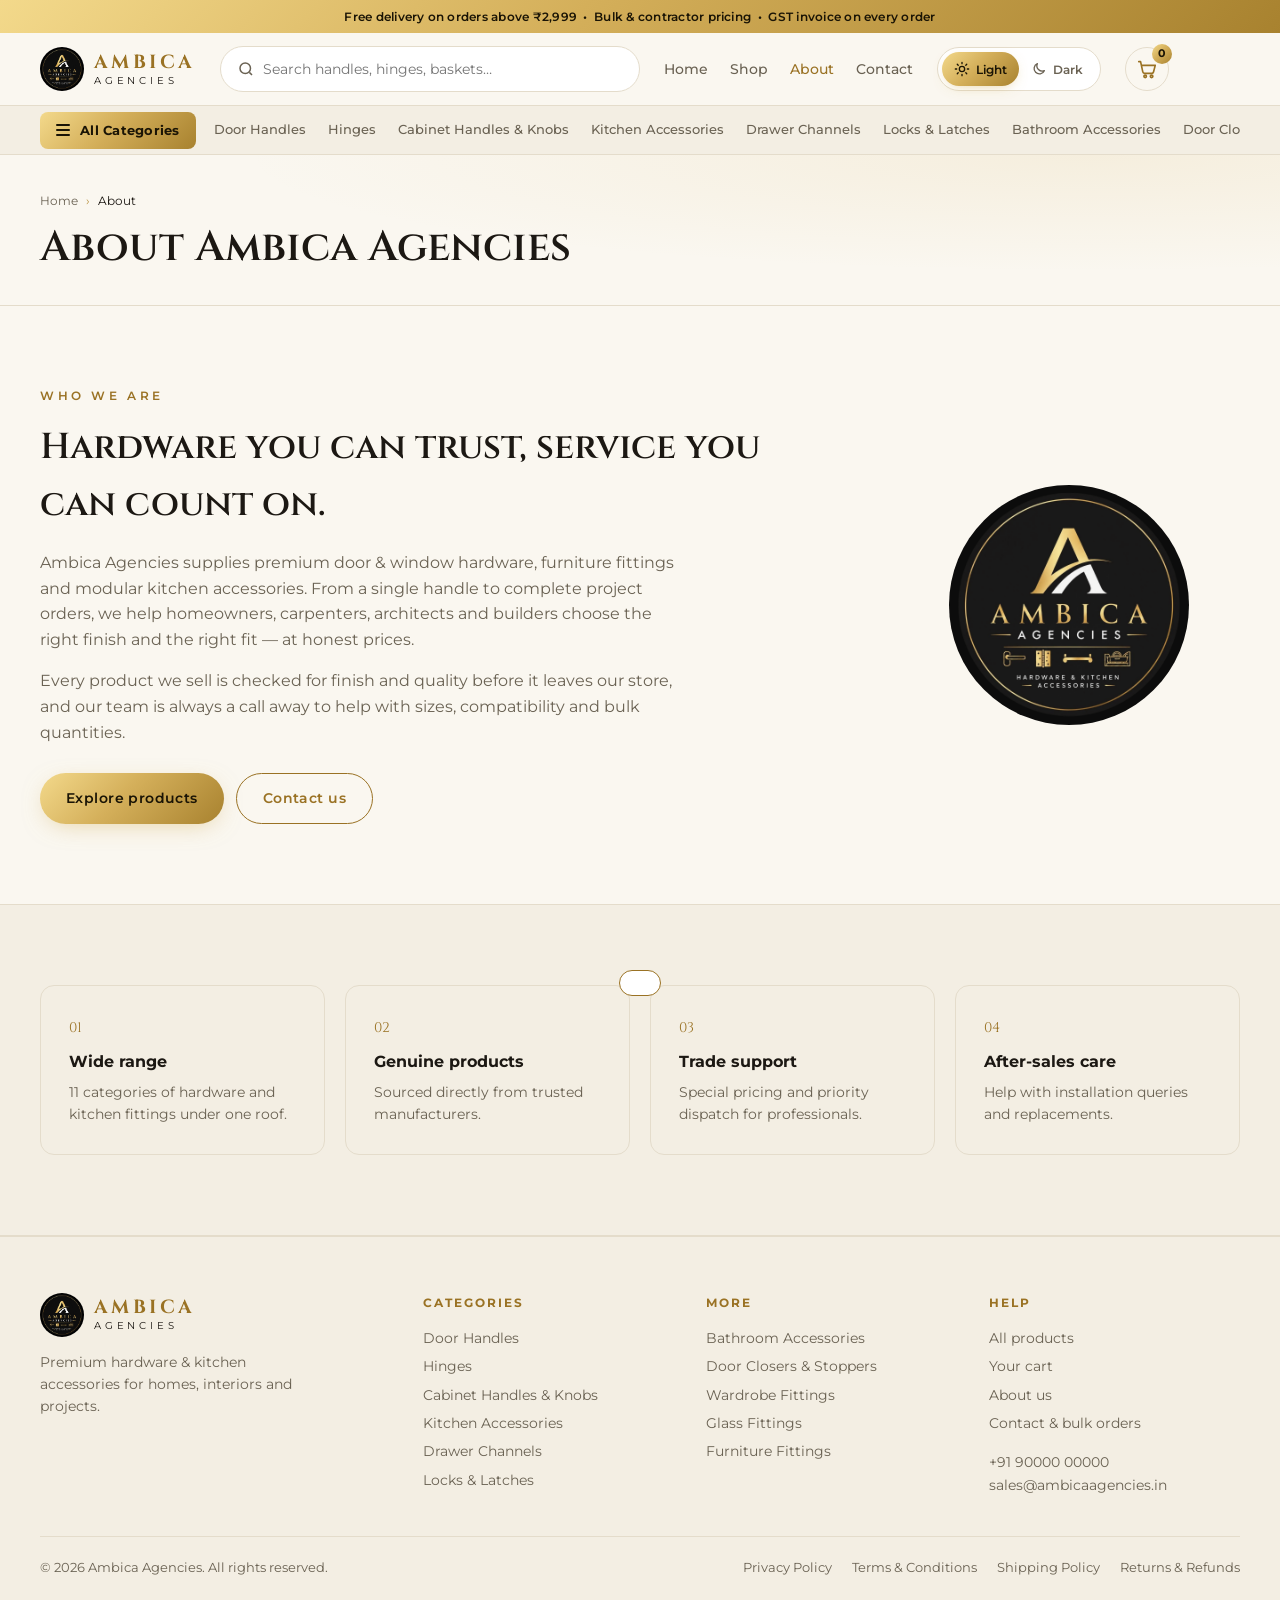
<file: about.html>
<!doctype html>
<html lang="en">
<head>
  <meta charset="utf-8" />
  <meta name="viewport" content="width=device-width, initial-scale=1" />
  <title>About — Ambica Agencies</title>
  <meta name="description" content="Ambica Agencies supplies premium door & window hardware, furniture fittings and modular kitchen accessories for homes and projects." />
  <!-- seo:start -->
  <link rel="canonical" href="https://www.ambicaagencies.in/about.html" />
  <meta name="theme-color" content="#0b0b0b" />
  <meta property="og:site_name" content="Ambica Agencies" />
  <meta property="og:type" content="website" />
  <meta property="og:title" content="About — Ambica Agencies" />
  <meta property="og:description" content="Ambica Agencies supplies premium door & window hardware, furniture fittings and modular kitchen accessories for homes and projects." />
  <meta property="og:url" content="https://www.ambicaagencies.in/about.html" />
  <meta property="og:image" content="https://www.ambicaagencies.in/assets/logo.webp" />
  <meta name="twitter:card" content="summary" />
  <!-- seo:end -->
  <link rel="icon" href="assets/logo.webp" />
  <link rel="preconnect" href="https://fonts.googleapis.com" />
  <link rel="preconnect" href="https://fonts.gstatic.com" crossorigin />
  <link href="https://fonts.googleapis.com/css2?family=Cinzel:wght@500;600;700&family=Montserrat:wght@400;500;600;700&display=swap" rel="stylesheet" />
  <link rel="stylesheet" href="css/styles.css" />
  <script src="js/theme.js"></script>
</head>
<body>
  <div id="site-header"></div>
  <main>
    <section class="page-hero">
      <div class="container">
        <nav class="crumbs"><a href="index.html">Home</a><i>›</i><span>About</span></nav>
        <h1>About Ambica Agencies</h1>
      </div>
    </section>
    <section class="section">
      <div class="container about">
        <div>
          <p class="eyebrow">Who we are</p>
          <h2>Hardware you can trust, service you can count on.</h2>
          <p>Ambica Agencies supplies premium door & window hardware, furniture fittings and modular kitchen accessories. From a single handle to complete project orders, we help homeowners, carpenters, architects and builders choose the right finish and the right fit — at honest prices.</p>
          <p>Every product we sell is checked for finish and quality before it leaves our store, and our team is always a call away to help with sizes, compatibility and bulk quantities.</p>
          <div class="hero-cta" style="margin-top:28px">
            <a href="shop.html" class="btn btn-gold">Explore products</a>
            <a href="contact.html" class="btn btn-ghost">Contact us</a>
          </div>
        </div>
        <img src="assets/logo.webp" alt="Ambica Agencies logo" class="about-logo" />
      </div>
    </section>
    <section class="section section-alt">
      <div class="container feat-grid">
        <div class="feat"><span>01</span><h3>Wide range</h3><p>11 categories of hardware and kitchen fittings under one roof.</p></div>
        <div class="feat"><span>02</span><h3>Genuine products</h3><p>Sourced directly from trusted manufacturers.</p></div>
        <div class="feat"><span>03</span><h3>Trade support</h3><p>Special pricing and priority dispatch for professionals.</p></div>
        <div class="feat"><span>04</span><h3>After-sales care</h3><p>Help with installation queries and replacements.</p></div>
      </div>
    </section>
  </main>
  <div id="site-footer"></div>
  <script src="js/data.js"></script>
  <script src="js/common.js"></script>
  <script>renderLayout("about");</script>
</body>
</html>
</file>
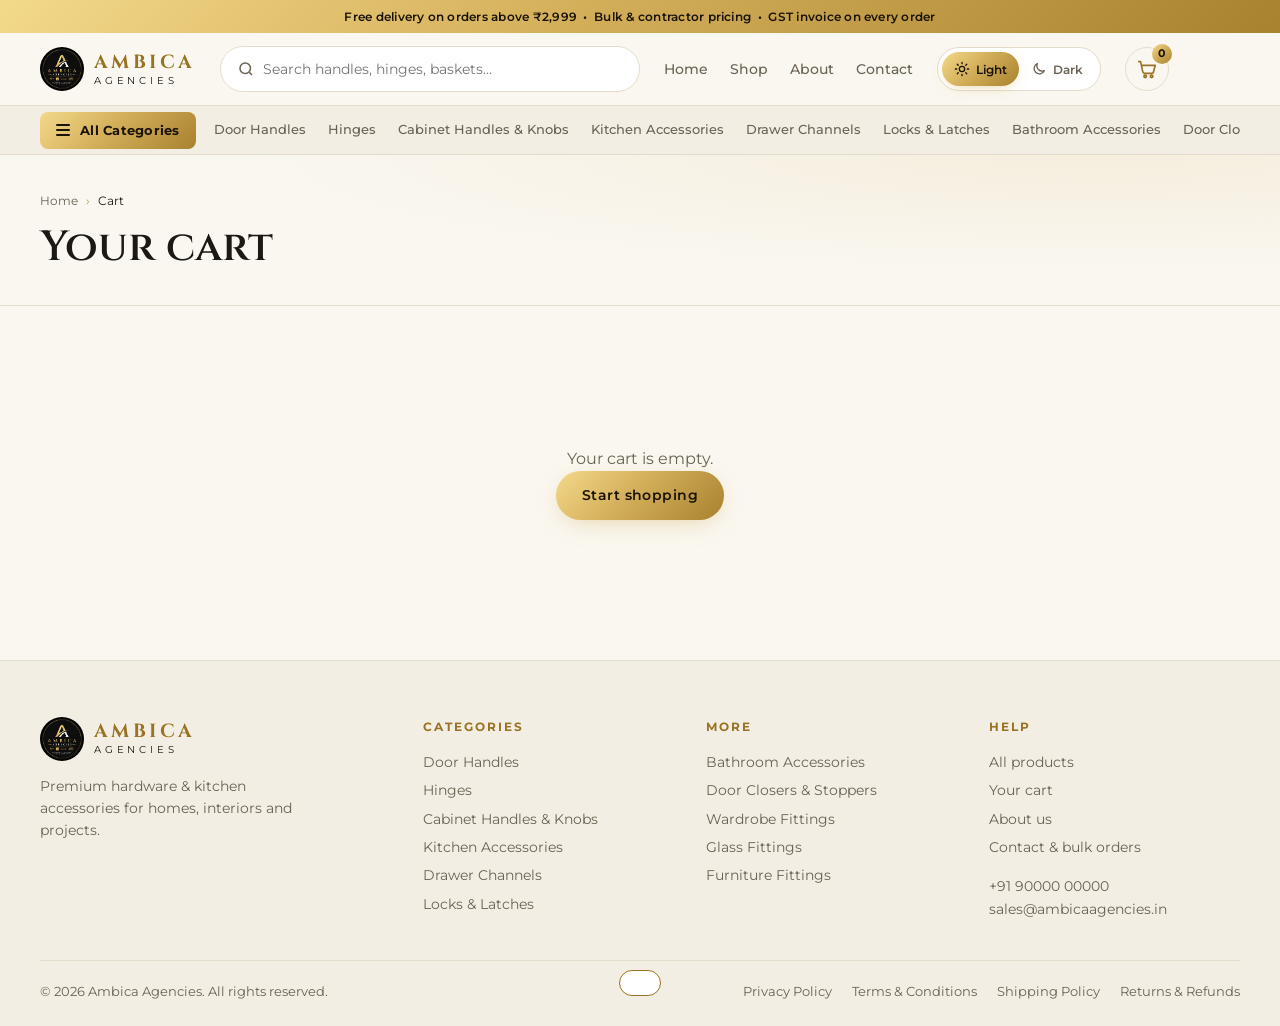
<file: cart.html>
<!doctype html>
<html lang="en">
<head>
  <meta charset="utf-8" />
  <meta name="viewport" content="width=device-width, initial-scale=1" />
  <title>Your Cart — Ambica Agencies</title>
  <meta name="description" content="Your shopping cart at Ambica Agencies." />
  <!-- seo:start -->
  <meta name="robots" content="noindex" />
  <meta name="theme-color" content="#0b0b0b" />
  <meta property="og:site_name" content="Ambica Agencies" />
  <meta property="og:type" content="website" />
  <meta property="og:title" content="Your Cart — Ambica Agencies" />
  <meta property="og:description" content="Your shopping cart at Ambica Agencies." />
  <meta property="og:url" content="https://www.ambicaagencies.in/cart.html" />
  <meta property="og:image" content="https://www.ambicaagencies.in/assets/logo.webp" />
  <meta name="twitter:card" content="summary" />
  <!-- seo:end -->
  <link rel="icon" href="assets/logo.webp" />
  <link rel="preconnect" href="https://fonts.googleapis.com" />
  <link rel="preconnect" href="https://fonts.gstatic.com" crossorigin />
  <link href="https://fonts.googleapis.com/css2?family=Cinzel:wght@500;600;700&family=Montserrat:wght@400;500;600;700&display=swap" rel="stylesheet" />
  <link rel="stylesheet" href="css/styles.css" />
  <script src="js/theme.js"></script>
</head>
<body>
  <div id="site-header"></div>
  <main>
    <section class="page-hero">
      <div class="container">
        <nav class="crumbs"><a href="index.html">Home</a><i>›</i><span>Cart</span></nav>
        <h1>Your cart</h1>
      </div>
    </section>
    <section class="section">
      <div class="container" id="cartPage"></div>
    </section>
  </main>
  <div id="site-footer"></div>

  <script src="js/data.js"></script>
  <script src="js/common.js"></script>
  <script>
    renderLayout();

    function summary() {
      const t = Cart.totals(), remaining = STORE.freeShippingAbove - t.subtotal;
      return `<aside class="card summary">
        <h3>Order summary</h3>
        <div class="sum-row"><span>Subtotal</span><span>${inr(t.subtotal)}</span></div>
        <div class="sum-row"><span>Delivery</span><span>${t.shipping ? inr(t.shipping) : "Free"}</span></div>
        <div class="sum-row total"><span>Total <small>(incl. GST)</small></span><span>${inr(t.total)}</span></div>
        <p class="ship-note">${remaining > 0 ? `Add ${inr(remaining)} more for free delivery` : "You've unlocked free delivery ✓"}</p>
        <a href="checkout.html" class="btn btn-gold btn-block">Proceed to checkout</a>
        <a href="shop.html" class="btn btn-ghost btn-block">Continue shopping</a>
      </aside>`;
    }

    function render() {
      const items = Cart.items();
      if (!items.length) {
        $("#cartPage").innerHTML = `<div class="empty"><p>Your cart is empty.</p><a href="shop.html" class="btn btn-gold">Start shopping</a></div>`;
        return;
      }
      $("#cartPage").innerHTML = `<div class="cart-layout">
        <div class="card cart-list">
          ${items.map((i) => `<div class="line-item">
            <a class="mini" href="${productUrl(i.id)}">${visual(i)}</a>
            <div>
              <a href="${productUrl(i.id)}"><h4>${esc(i.name)}</h4></a>
              <small>${esc(i.finish)} · ${inr(i.price)} each</small>
              <div class="qty"><button data-set="${i.id}" data-v="${i.qty - 1}" aria-label="Decrease">−</button><span>${i.qty}</span><button data-set="${i.id}" data-v="${i.qty + 1}" aria-label="Increase">+</button></div>
            </div>
            <div class="right"><b>${inr(i.price * i.qty)}</b><button class="remove" data-set="${i.id}" data-v="0">Remove</button></div>
          </div>`).join("")}
        </div>
        ${summary()}
      </div>`;
    }

    $("#cartPage").addEventListener("click", (e) => {
      const b = e.target.closest("[data-set]");
      if (b) { Cart.setQty(b.dataset.set, Number(b.dataset.v)); render(); }
    });
    render();
  </script>
</body>
</html>
</file>
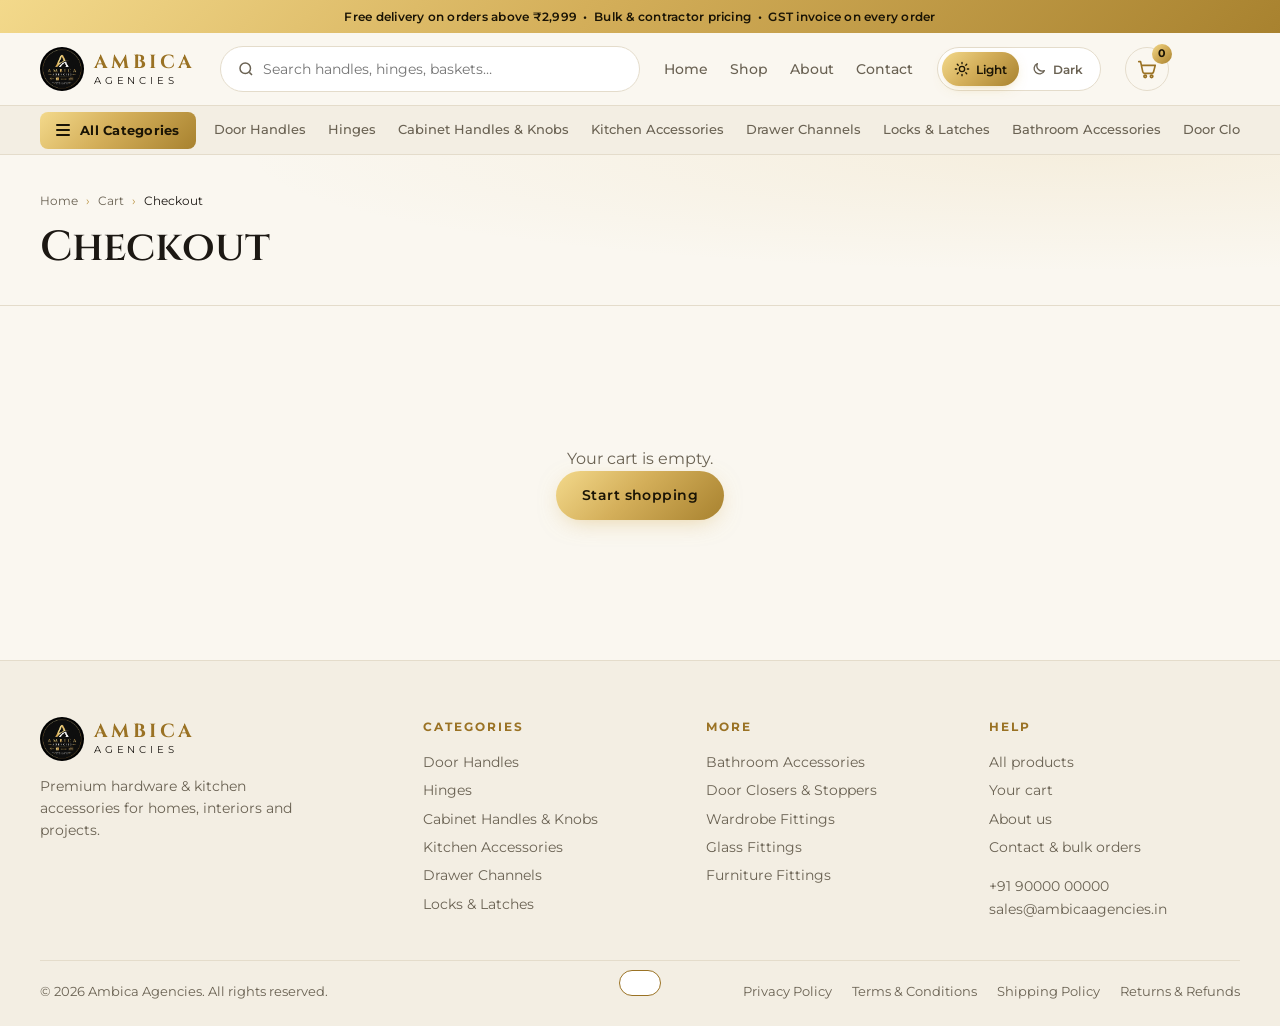
<file: checkout.html>
<!doctype html>
<html lang="en">
<head>
  <meta charset="utf-8" />
  <meta name="viewport" content="width=device-width, initial-scale=1" />
  <title>Checkout — Ambica Agencies</title>
  <meta name="description" content="Checkout — Ambica Agencies." />
  <!-- seo:start -->
  <meta name="robots" content="noindex" />
  <meta name="theme-color" content="#0b0b0b" />
  <meta property="og:site_name" content="Ambica Agencies" />
  <meta property="og:type" content="website" />
  <meta property="og:title" content="Checkout — Ambica Agencies" />
  <meta property="og:description" content="Checkout — Ambica Agencies." />
  <meta property="og:url" content="https://www.ambicaagencies.in/checkout.html" />
  <meta property="og:image" content="https://www.ambicaagencies.in/assets/logo.webp" />
  <meta name="twitter:card" content="summary" />
  <!-- seo:end -->
  <link rel="icon" href="assets/logo.webp" />
  <link rel="preconnect" href="https://fonts.googleapis.com" />
  <link rel="preconnect" href="https://fonts.gstatic.com" crossorigin />
  <link href="https://fonts.googleapis.com/css2?family=Cinzel:wght@500;600;700&family=Montserrat:wght@400;500;600;700&display=swap" rel="stylesheet" />
  <link rel="stylesheet" href="css/styles.css" />
  <script src="js/theme.js"></script>
</head>
<body>
  <div id="site-header"></div>
  <main>
    <section class="page-hero">
      <div class="container">
        <nav class="crumbs"><a href="index.html">Home</a><i>›</i><a href="cart.html">Cart</a><i>›</i><span>Checkout</span></nav>
        <h1 id="checkoutTitle">Checkout</h1>
      </div>
    </section>
    <section class="section">
      <div class="container" id="checkoutPage"></div>
    </section>
  </main>
  <div id="site-footer"></div>

  <script src="js/data.js"></script>
  <script src="js/common.js"></script>
  <script>
    renderLayout();
    const items = Cart.items();

    if (!items.length) {
      $("#checkoutPage").innerHTML = `<div class="empty"><p>Your cart is empty.</p><a href="shop.html" class="btn btn-gold">Start shopping</a></div>`;
    } else {
      const t = Cart.totals();
      $("#checkoutPage").innerHTML = `<div class="cart-layout">
        <form class="card form checkout-form" id="checkoutForm">
          <h3>Delivery details</h3>
          <div class="form-row">
            <label>Full name<input required name="name" autocomplete="name" /></label>
            <label>Mobile number<input required name="phone" inputmode="tel" pattern="[0-9+ ]{10,14}" autocomplete="tel" /></label>
          </div>
          <label>Email (optional)<input type="email" name="email" autocomplete="email" /></label>
          <label>Address<textarea required name="address" rows="3" autocomplete="street-address"></textarea></label>
          <div class="form-row">
            <label>City<input required name="city" autocomplete="address-level2" /></label>
            <label>PIN code<input required name="pin" inputmode="numeric" pattern="[0-9]{6}" autocomplete="postal-code" /></label>
          </div>
          <label>GSTIN (optional, for business invoice)<input name="gstin" /></label>
          <h3>Payment method</h3>
          <div class="pay-opts">
            <label class="pay-opt"><input type="radio" name="pay" value="Cash on Delivery" checked /> Cash on Delivery</label>
            <label class="pay-opt"><input type="radio" name="pay" value="UPI / Online" /> UPI / Online payment <small class="muted">(payment link shared on confirmation)</small></label>
            <label class="pay-opt"><input type="radio" name="pay" value="Store Pickup" /> Pick up from store</label>
          </div>
          <button class="btn btn-gold btn-block" type="submit">Place order · ${inr(t.total)}</button>
          <p class="agree">By placing this order you agree to our <a href="terms.html">Terms</a>, <a href="shipping.html">Shipping</a> and <a href="returns.html">Returns</a> policies and our <a href="privacy.html">Privacy Policy</a>.</p>
        </form>
        <aside class="card summary">
          <h3>Order summary</h3>
          ${items.map((i) => `<div class="sum-item"><span class="mini">${visual(i)}</span><span>${esc(i.name)}<small>Qty ${i.qty}</small></span><b>${inr(i.price * i.qty)}</b></div>`).join("")}
          <div class="sum-row"><span>Subtotal</span><span>${inr(t.subtotal)}</span></div>
          <div class="sum-row"><span>Delivery</span><span>${t.shipping ? inr(t.shipping) : "Free"}</span></div>
          <div class="sum-row total"><span>Total <small>(incl. GST)</small></span><span>${inr(t.total)}</span></div>
          <a href="cart.html" class="back-link">← Edit cart</a>
        </aside>
      </div>`;

      $("#checkoutForm").onsubmit = (e) => {
        e.preventDefault();
        const fd = new FormData(e.target);
        const orderId = "AA" + Date.now().toString().slice(-6);
        const lines = [
          `*New order ${orderId} — ${STORE.name}*`, "",
          ...items.map((i) => `• ${i.name} (${i.finish}) × ${i.qty} = ${inr(i.price * i.qty)}`), "",
          `Subtotal: ${inr(t.subtotal)}`, `Delivery: ${t.shipping ? inr(t.shipping) : "Free"}`, `*Total: ${inr(t.total)}*`, "",
          `Name: ${fd.get("name")}`, `Phone: ${fd.get("phone")}`,
          fd.get("email") ? `Email: ${fd.get("email")}` : null,
          `Address: ${fd.get("address")}, ${fd.get("city")} - ${fd.get("pin")}`,
          fd.get("gstin") ? `GSTIN: ${fd.get("gstin")}` : null,
          `Payment: ${fd.get("pay")}`,
        ].filter((l) => l !== null);

        Cart.clear();
        $("#checkoutTitle").textContent = "Order placed";
        $("#checkoutPage").innerHTML = `<div class="card success">
          <div class="tick">✓</div>
          <h2>Thank you, ${esc(fd.get("name"))}!</h2>
          <p class="muted">Order <b>${orderId}</b> · ${inr(t.total)} · ${esc(fd.get("pay"))}</p>
          <p class="muted">Tap below to send your order to us on WhatsApp. We'll confirm availability and delivery time.</p>
          <a class="btn btn-gold" href="${whatsappUrl(lines.join("\n"))}" target="_blank" rel="noopener">Send order on WhatsApp</a>
          <a class="back-link" href="shop.html">Continue shopping</a>
        </div>`;
        scrollTo({ top: 0, behavior: "smooth" });
      };
    }
  </script>
</body>
</html>
</file>
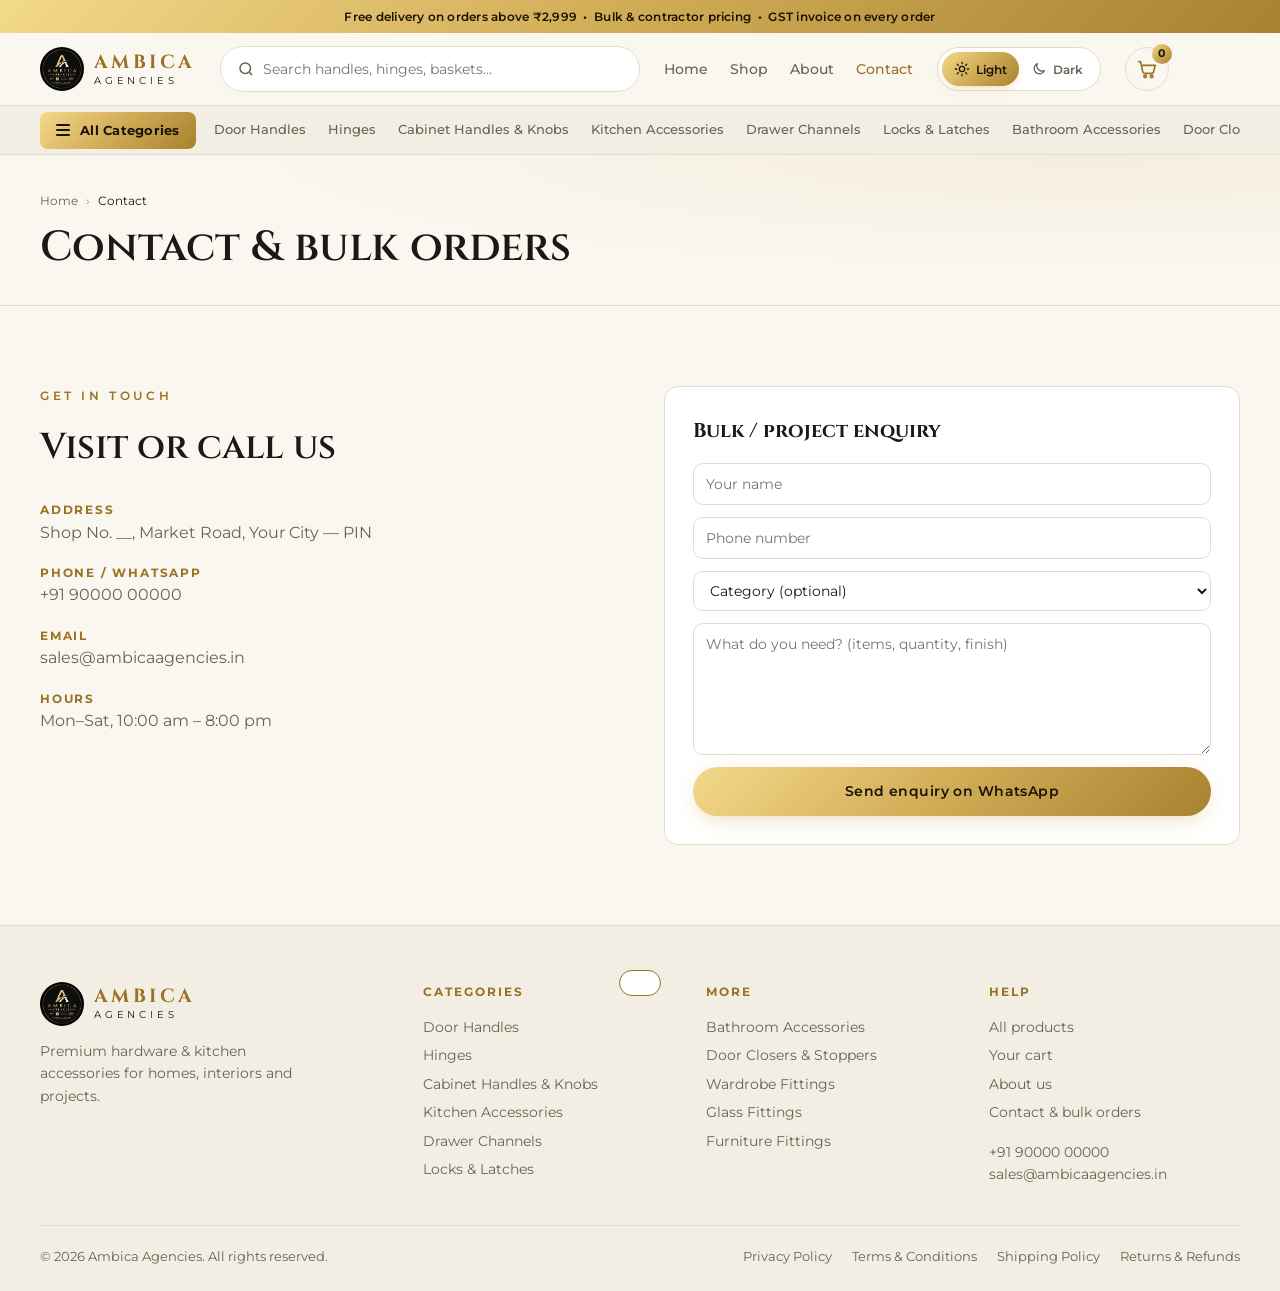
<file: contact.html>
<!doctype html>
<html lang="en">
<head>
  <meta charset="utf-8" />
  <meta name="viewport" content="width=device-width, initial-scale=1" />
  <title>Contact — Ambica Agencies</title>
  <meta name="description" content="Contact Ambica Agencies for orders, bulk and project quotations — phone, WhatsApp, email and store address." />
  <!-- seo:start -->
  <link rel="canonical" href="https://www.ambicaagencies.in/contact.html" />
  <meta name="theme-color" content="#0b0b0b" />
  <meta property="og:site_name" content="Ambica Agencies" />
  <meta property="og:type" content="website" />
  <meta property="og:title" content="Contact — Ambica Agencies" />
  <meta property="og:description" content="Contact Ambica Agencies for orders, bulk and project quotations — phone, WhatsApp, email and store address." />
  <meta property="og:url" content="https://www.ambicaagencies.in/contact.html" />
  <meta property="og:image" content="https://www.ambicaagencies.in/assets/logo.webp" />
  <meta name="twitter:card" content="summary" />
  <!-- seo:end -->
  <link rel="icon" href="assets/logo.webp" />
  <link rel="preconnect" href="https://fonts.googleapis.com" />
  <link rel="preconnect" href="https://fonts.gstatic.com" crossorigin />
  <link href="https://fonts.googleapis.com/css2?family=Cinzel:wght@500;600;700&family=Montserrat:wght@400;500;600;700&display=swap" rel="stylesheet" />
  <link rel="stylesheet" href="css/styles.css" />
  <script src="js/theme.js"></script>
</head>
<body>
  <div id="site-header"></div>
  <main>
    <section class="page-hero">
      <div class="container">
        <nav class="crumbs"><a href="index.html">Home</a><i>›</i><span>Contact</span></nav>
        <h1>Contact & bulk orders</h1>
      </div>
    </section>
    <section class="section">
      <div class="container contact">
        <div>
          <p class="eyebrow">Get in touch</p>
          <h2>Visit or call us</h2>
          <ul class="contact-list" id="contactList"></ul>
        </div>
        <form class="card form" id="enquiryForm">
          <h3>Bulk / project enquiry</h3>
          <input required name="name" placeholder="Your name" autocomplete="name" />
          <input required name="phone" placeholder="Phone number" inputmode="tel" autocomplete="tel" />
          <select name="cat" id="enqCat"><option value="">Category (optional)</option></select>
          <textarea name="msg" rows="5" placeholder="What do you need? (items, quantity, finish)"></textarea>
          <button class="btn btn-gold" type="submit">Send enquiry on WhatsApp</button>
        </form>
      </div>
    </section>
  </main>
  <div id="site-footer"></div>
  <script src="js/data.js"></script>
  <script src="js/common.js"></script>
  <script>
    renderLayout("contact");
    $("#contactList").innerHTML = [
      ["Address", STORE.address], ["Phone / WhatsApp", STORE.phone], ["Email", STORE.email], ["Hours", STORE.hours],
    ].map(([k, v]) => `<li><b>${k}</b><span>${esc(v)}</span></li>`).join("");
    $("#enqCat").innerHTML += CATEGORIES.map((c) => `<option>${c.name}</option>`).join("");
    $("#enquiryForm").onsubmit = (e) => {
      e.preventDefault();
      const fd = new FormData(e.target);
      const text = `*Bulk enquiry — ${STORE.name}*\nName: ${fd.get("name")}\nPhone: ${fd.get("phone")}` +
        (fd.get("cat") ? `\nCategory: ${fd.get("cat")}` : "") + `\n\n${fd.get("msg") || ""}`;
      window.open(whatsappUrl(text), "_blank", "noopener");
      e.target.reset();
      toast("Opening WhatsApp…");
    };
  </script>
</body>
</html>
</file>
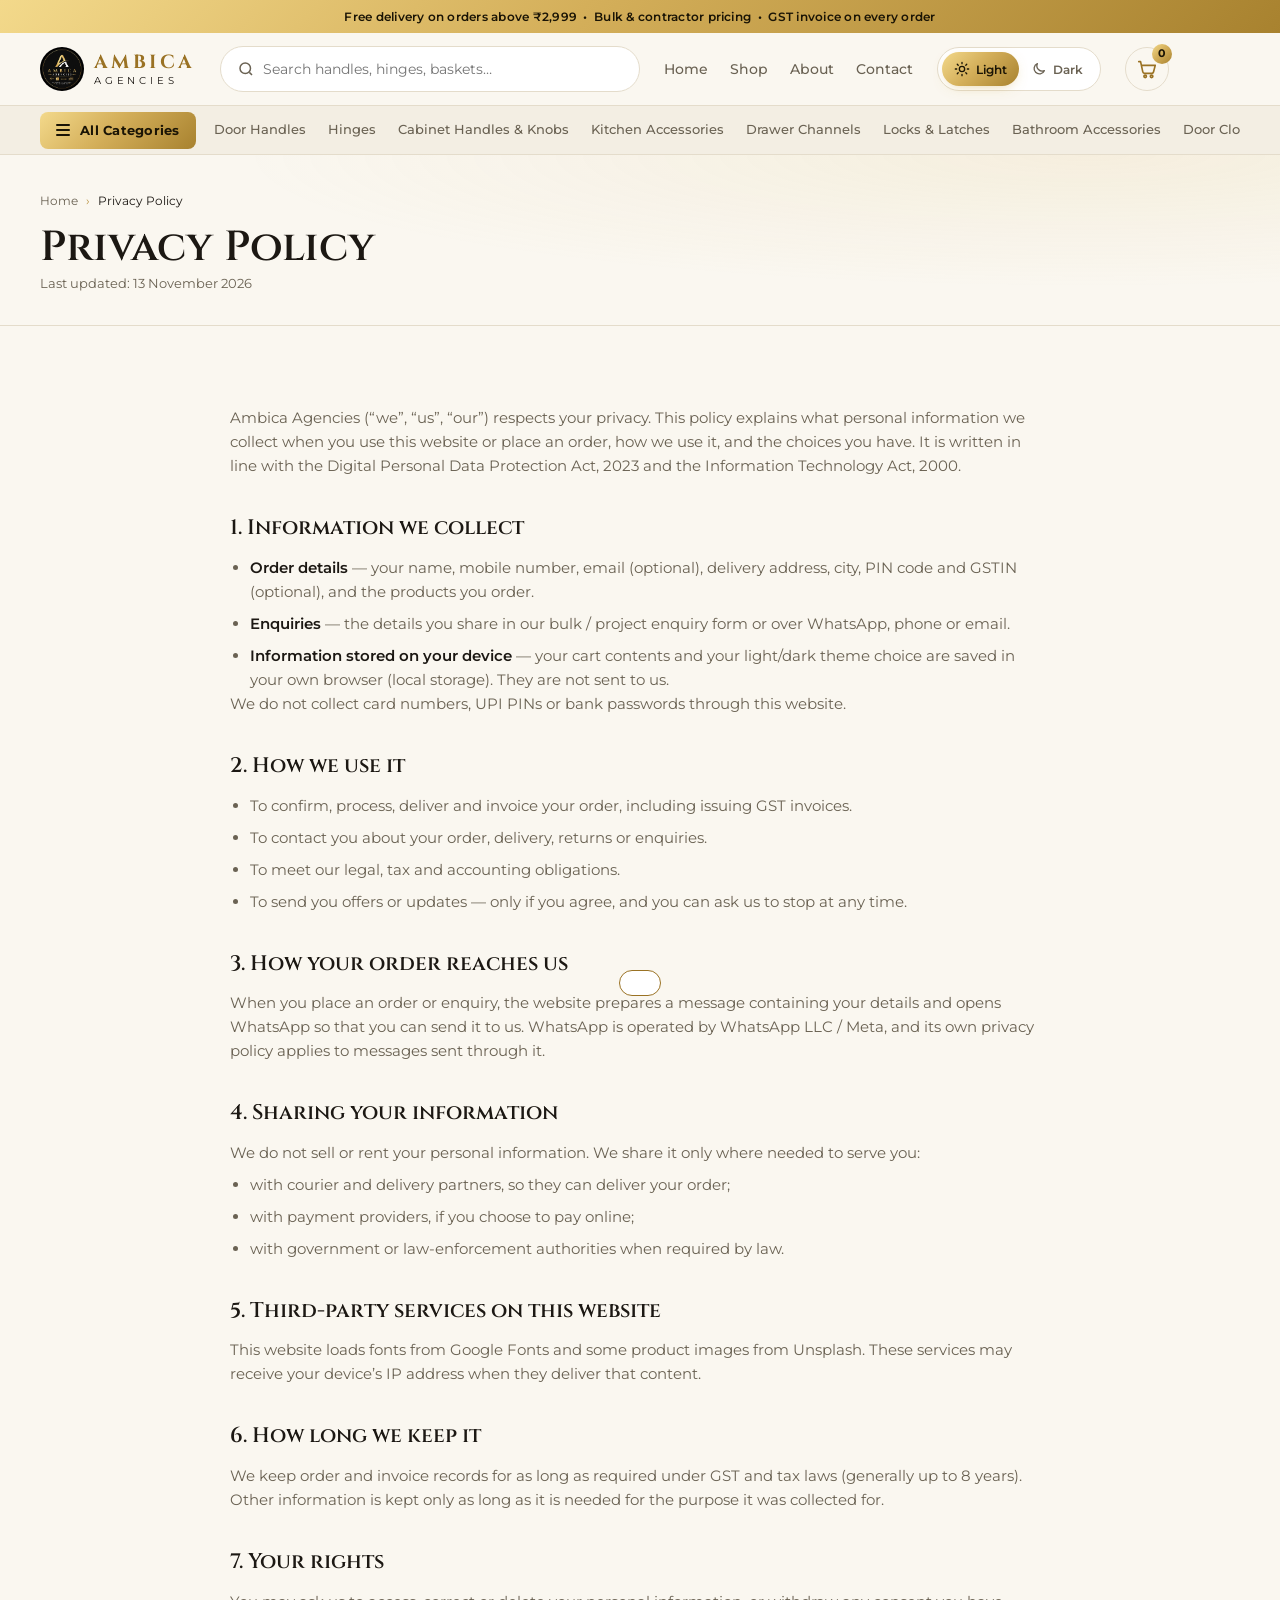
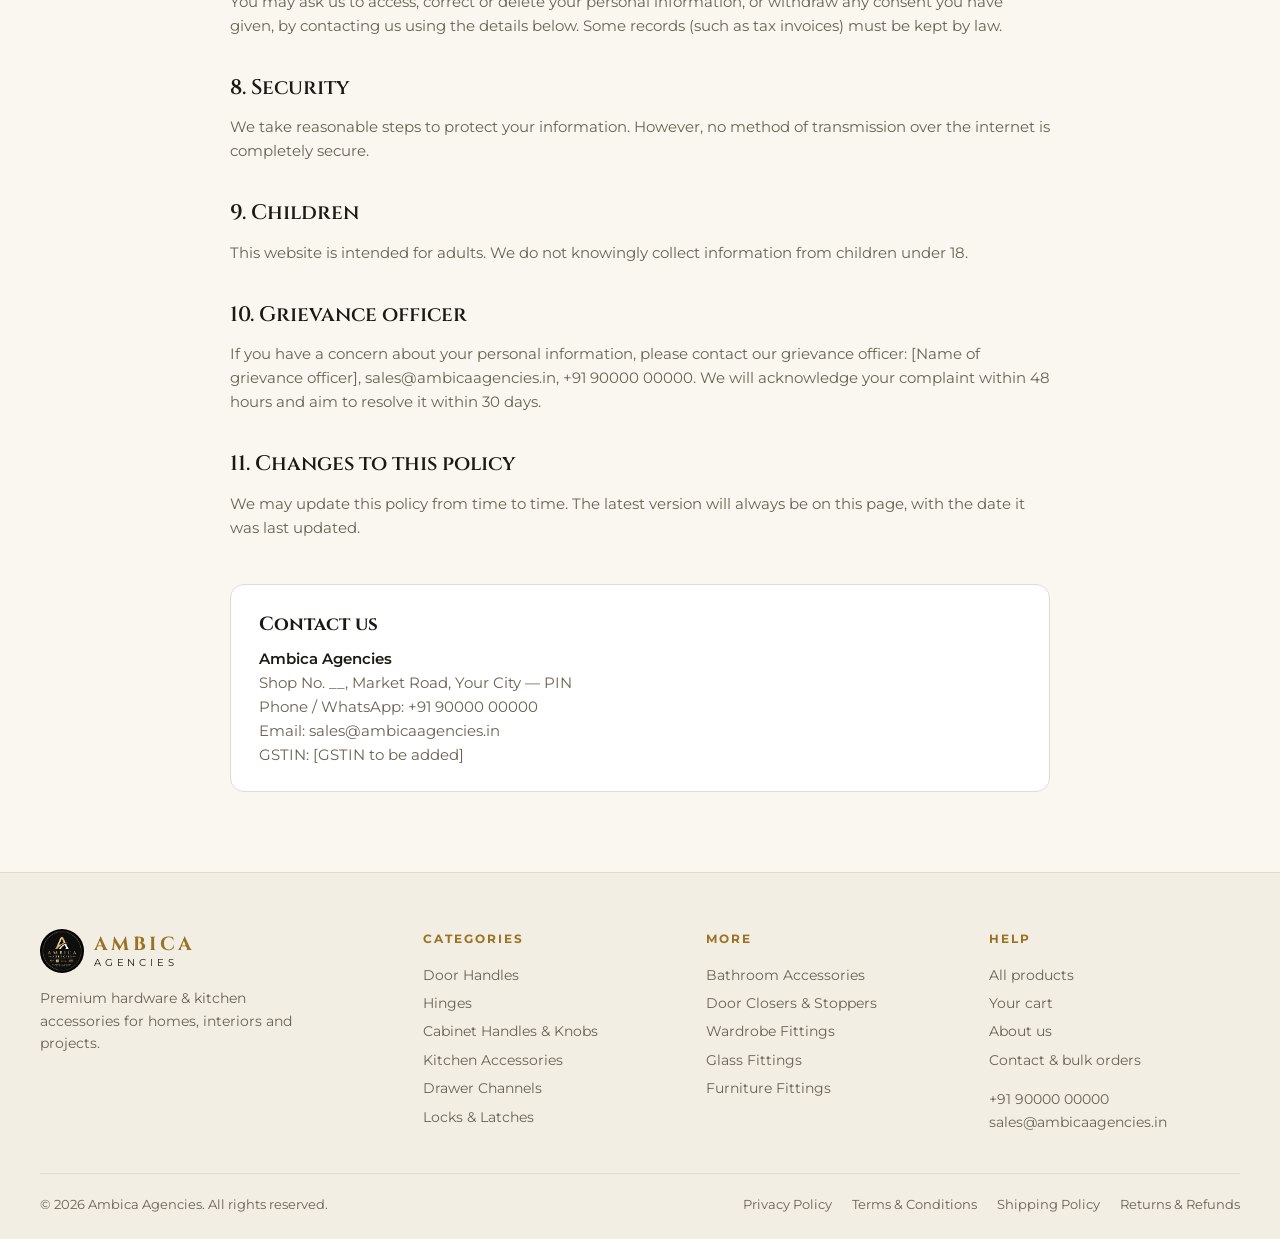
<file: privacy.html>
<!doctype html>
<html lang="en">
<head>
  <meta charset="utf-8" />
  <meta name="viewport" content="width=device-width, initial-scale=1" />
  <title>Privacy Policy — Ambica Agencies</title>
  <meta name="description" content="How Ambica Agencies collects, uses and protects your personal information when you shop with us." />
  <!-- seo:start -->
  <link rel="canonical" href="https://www.ambicaagencies.in/privacy.html" />
  <meta name="theme-color" content="#0b0b0b" />
  <meta property="og:site_name" content="Ambica Agencies" />
  <meta property="og:type" content="website" />
  <meta property="og:title" content="Privacy Policy — Ambica Agencies" />
  <meta property="og:description" content="How Ambica Agencies collects, uses and protects your personal information when you shop with us." />
  <meta property="og:url" content="https://www.ambicaagencies.in/privacy.html" />
  <meta property="og:image" content="https://www.ambicaagencies.in/assets/logo.webp" />
  <meta name="twitter:card" content="summary" />
  <!-- seo:end -->
  <link rel="icon" href="assets/logo.webp" />
  <link rel="preconnect" href="https://fonts.googleapis.com" />
  <link rel="preconnect" href="https://fonts.gstatic.com" crossorigin />
  <link href="https://fonts.googleapis.com/css2?family=Cinzel:wght@500;600;700&family=Montserrat:wght@400;500;600;700&display=swap" rel="stylesheet" />
  <link rel="stylesheet" href="css/styles.css" />
  <script src="js/theme.js"></script>
</head>
<body>
  <div id="site-header"></div>
  <main>
    <section class="page-hero">
      <div class="container">
        <nav class="crumbs" aria-label="Breadcrumb"><a href="index.html">Home</a><i>›</i><span>Privacy Policy</span></nav>
        <h1>Privacy Policy</h1>
        <p class="muted small">Last updated: 13 November 2026</p>
      </div>
    </section>
    <section class="section">
      <div class="container legal">

        <p><span data-store="legalName">Ambica Agencies</span> (“we”, “us”, “our”) respects your privacy. This policy explains what personal information we collect when you use this website or place an order, how we use it, and the choices you have. It is written in line with the Digital Personal Data Protection Act, 2023 and the Information Technology Act, 2000.</p>

        <h2>1. Information we collect</h2>
        <ul>
          <li><b>Order details</b> — your name, mobile number, email (optional), delivery address, city, PIN code and GSTIN (optional), and the products you order.</li>
          <li><b>Enquiries</b> — the details you share in our bulk / project enquiry form or over WhatsApp, phone or email.</li>
          <li><b>Information stored on your device</b> — your cart contents and your light/dark theme choice are saved in your own browser (local storage). They are not sent to us.</li>
        </ul>
        <p>We do not collect card numbers, UPI PINs or bank passwords through this website.</p>

        <h2>2. How we use it</h2>
        <ul>
          <li>To confirm, process, deliver and invoice your order, including issuing GST invoices.</li>
          <li>To contact you about your order, delivery, returns or enquiries.</li>
          <li>To meet our legal, tax and accounting obligations.</li>
          <li>To send you offers or updates — only if you agree, and you can ask us to stop at any time.</li>
        </ul>

        <h2>3. How your order reaches us</h2>
        <p>When you place an order or enquiry, the website prepares a message containing your details and opens WhatsApp so that you can send it to us. WhatsApp is operated by WhatsApp LLC / Meta, and its own privacy policy applies to messages sent through it.</p>

        <h2>4. Sharing your information</h2>
        <p>We do not sell or rent your personal information. We share it only where needed to serve you:</p>
        <ul>
          <li>with courier and delivery partners, so they can deliver your order;</li>
          <li>with payment providers, if you choose to pay online;</li>
          <li>with government or law-enforcement authorities when required by law.</li>
        </ul>

        <h2>5. Third-party services on this website</h2>
        <p>This website loads fonts from Google Fonts and some product images from Unsplash. These services may receive your device’s IP address when they deliver that content.</p>

        <h2>6. How long we keep it</h2>
        <p>We keep order and invoice records for as long as required under GST and tax laws (generally up to 8 years). Other information is kept only as long as it is needed for the purpose it was collected for.</p>

        <h2>7. Your rights</h2>
        <p>You may ask us to access, correct or delete your personal information, or withdraw any consent you have given, by contacting us using the details below. Some records (such as tax invoices) must be kept by law.</p>

        <h2>8. Security</h2>
        <p>We take reasonable steps to protect your information. However, no method of transmission over the internet is completely secure.</p>

        <h2>9. Children</h2>
        <p>This website is intended for adults. We do not knowingly collect information from children under 18.</p>

        <h2>10. Grievance officer</h2>
        <p>If you have a concern about your personal information, please contact our grievance officer: <span data-store="grievanceOfficer">[Name of grievance officer]</span>, <span data-store="email">sales@ambicaagencies.in</span>, <span data-store="phone">+91 90000 00000</span>. We will acknowledge your complaint within 48 hours and aim to resolve it within 30 days.</p>

        <h2>11. Changes to this policy</h2>
        <p>We may update this policy from time to time. The latest version will always be on this page, with the date it was last updated.</p>
        <div class="legal-contact card">
          <h3>Contact us</h3>
          <p><b><span data-store="legalName">Ambica Agencies</span></b><br/><span data-store="address">Shop No. __, Market Road, Your City — PIN</span><br/>Phone / WhatsApp: <span data-store="phone">+91 90000 00000</span><br/>Email: <span data-store="email">sales@ambicaagencies.in</span><br/>GSTIN: <span data-store="gstin">[GSTIN to be added]</span></p>
        </div>
      </div>
    </section>
  </main>
  <div id="site-footer"></div>
  <script src="js/data.js"></script>
  <script src="js/common.js"></script>
  <script>renderLayout();</script>
</body>
</html>
</file>
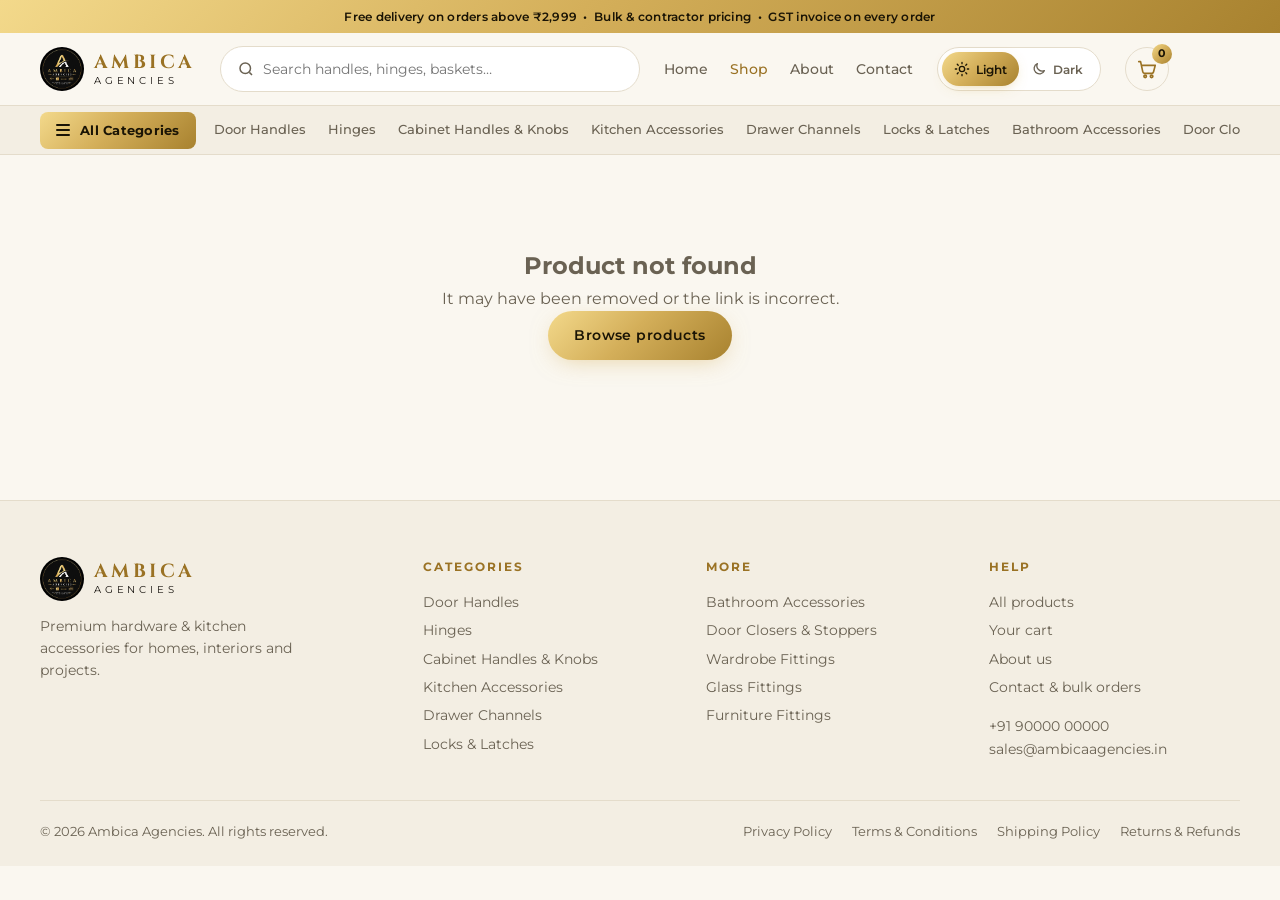
<file: product.html>
<!doctype html>
<html lang="en">
<head>
  <meta charset="utf-8" />
  <meta name="viewport" content="width=device-width, initial-scale=1" />
  <title>Product — Ambica Agencies</title>
  <meta name="description" content="Product details, price and specifications from Ambica Agencies — hardware & kitchen accessories." />
  <!-- seo:start -->
  <link rel="canonical" href="https://www.ambicaagencies.in/product.html" />
  <meta name="theme-color" content="#0b0b0b" />
  <meta property="og:site_name" content="Ambica Agencies" />
  <meta property="og:type" content="website" />
  <meta property="og:title" content="Product — Ambica Agencies" />
  <meta property="og:description" content="Product details, price and specifications from Ambica Agencies — hardware & kitchen accessories." />
  <meta property="og:url" content="https://www.ambicaagencies.in/product.html" />
  <meta property="og:image" content="https://www.ambicaagencies.in/assets/logo.webp" />
  <meta name="twitter:card" content="summary" />
  <!-- seo:end -->
  <link rel="icon" href="assets/logo.webp" />
  <link rel="preconnect" href="https://fonts.googleapis.com" />
  <link rel="preconnect" href="https://fonts.gstatic.com" crossorigin />
  <link href="https://fonts.googleapis.com/css2?family=Cinzel:wght@500;600;700&family=Montserrat:wght@400;500;600;700&display=swap" rel="stylesheet" />
  <link rel="stylesheet" href="css/styles.css" />
  <script src="js/theme.js"></script>
</head>
<body>
  <div id="site-header"></div>
  <main>
    <section class="section pdp-section"><div class="container" id="pdp"></div></section>
    <section class="section section-alt" id="relatedSection">
      <div class="container">
        <div class="section-head"><h2>You may also like</h2><span class="rule"></span><a class="see-all" id="relatedAll" href="shop.html">View all →</a></div>
        <div class="grid" id="relatedGrid"></div>
      </div>
    </section>
  </main>
  <div id="site-footer"></div>

  <script src="js/data.js"></script>
  <script src="js/common.js"></script>
  <script>
    renderLayout("shop");
    const prod = PRODUCTS.find((x) => x.id === param("id"));

    if (!prod) {
      $("#pdp").innerHTML = `<div class="empty"><h1>Product not found</h1><p class="muted">It may have been removed or the link is incorrect.</p><a class="btn btn-gold" href="shop.html">Browse products</a></div>`;
      $("#relatedSection").remove();
    } else {
      const cat = getCategory(prod.cat);
      const subName = getSubName(prod.cat, prod.sub);
      const off = Math.round((1 - prod.price / prod.mrp) * 100);
      document.title = `${prod.name} — Ambica Agencies`;
      let qty = 1;

      $("#pdp").innerHTML = `
        ${breadcrumb([["Home", "index.html"], [cat.name, catUrl(cat.id)], [subName, catUrl(cat.id, prod.sub)], [prod.name]])}
        <div class="pdp">
          <div class="pdp-media">
            ${prod.badge ? `<span class="badge">${prod.badge}</span>` : ""}
            ${visual(prod)}
          </div>
          <div class="pdp-info">
            <a class="p-cat" href="${catUrl(cat.id, prod.sub)}">${cat.name} · ${subName}</a>
            <h1>${esc(prod.name)}</h1>
            <div class="pdp-price">
              <b>${inr(prod.price)}</b><s>${inr(prod.mrp)}</s>
              ${off > 0 ? `<span class="save">Save ${inr(prod.mrp - prod.price)} (${off}%)</span>` : ""}
            </div>
            <p class="small muted">Inclusive of all taxes</p>
            <p class="desc">${esc(prod.desc)}</p>
            <div class="pdp-actions">
              <div class="qty qty-lg"><button data-q="-1" aria-label="Decrease">−</button><span id="qty">1</span><button data-q="1" aria-label="Increase">+</button></div>
              <button class="btn btn-ghost" id="addBtn">Add to cart</button>
              <button class="btn btn-gold" id="buyBtn">Buy now</button>
            </div>
            <ul class="perks">
              <li>✓ Dispatch in 24–48 hours</li>
              <li>✓ Free delivery above ${inr(STORE.freeShippingAbove)}</li>
              <li>✓ 7-day replacement on defects</li>
              <li>✓ GST invoice available</li>
            </ul>
            <table class="specs-table">
              <tr><th>SKU</th><td>${prod.id.toUpperCase()}</td></tr>
              <tr><th>Category</th><td>${cat.name}</td></tr>
              <tr><th>Type</th><td>${subName}</td></tr>
              <tr><th>Finish</th><td>${esc(prod.finish)}</td></tr>
            </table>
            <a class="enquire" href="${whatsappUrl(`Hi, I'd like to know more about ${prod.name} (${prod.id.toUpperCase()}).`)}" target="_blank" rel="noopener">Have a question or need bulk quantity? Ask on WhatsApp →</a>
          </div>
        </div>`;

      $(".pdp-actions").addEventListener("click", (e) => {
        const q = e.target.closest("[data-q]");
        if (q) { qty = Math.max(1, qty + Number(q.dataset.q)); $("#qty").textContent = qty; }
      });
      $("#addBtn").onclick = () => Cart.add(prod.id, qty);
      $("#buyBtn").onclick = () => { Cart.add(prod.id, qty); location.href = "checkout.html"; };

      const related = PRODUCTS.filter((x) => x.cat === prod.cat && x.id !== prod.id).slice(0, 4);
      $("#relatedAll").href = catUrl(cat.id);
      $("#relatedGrid").innerHTML = related.map(productCard).join("");
    }
  </script>
</body>
</html>
</file>
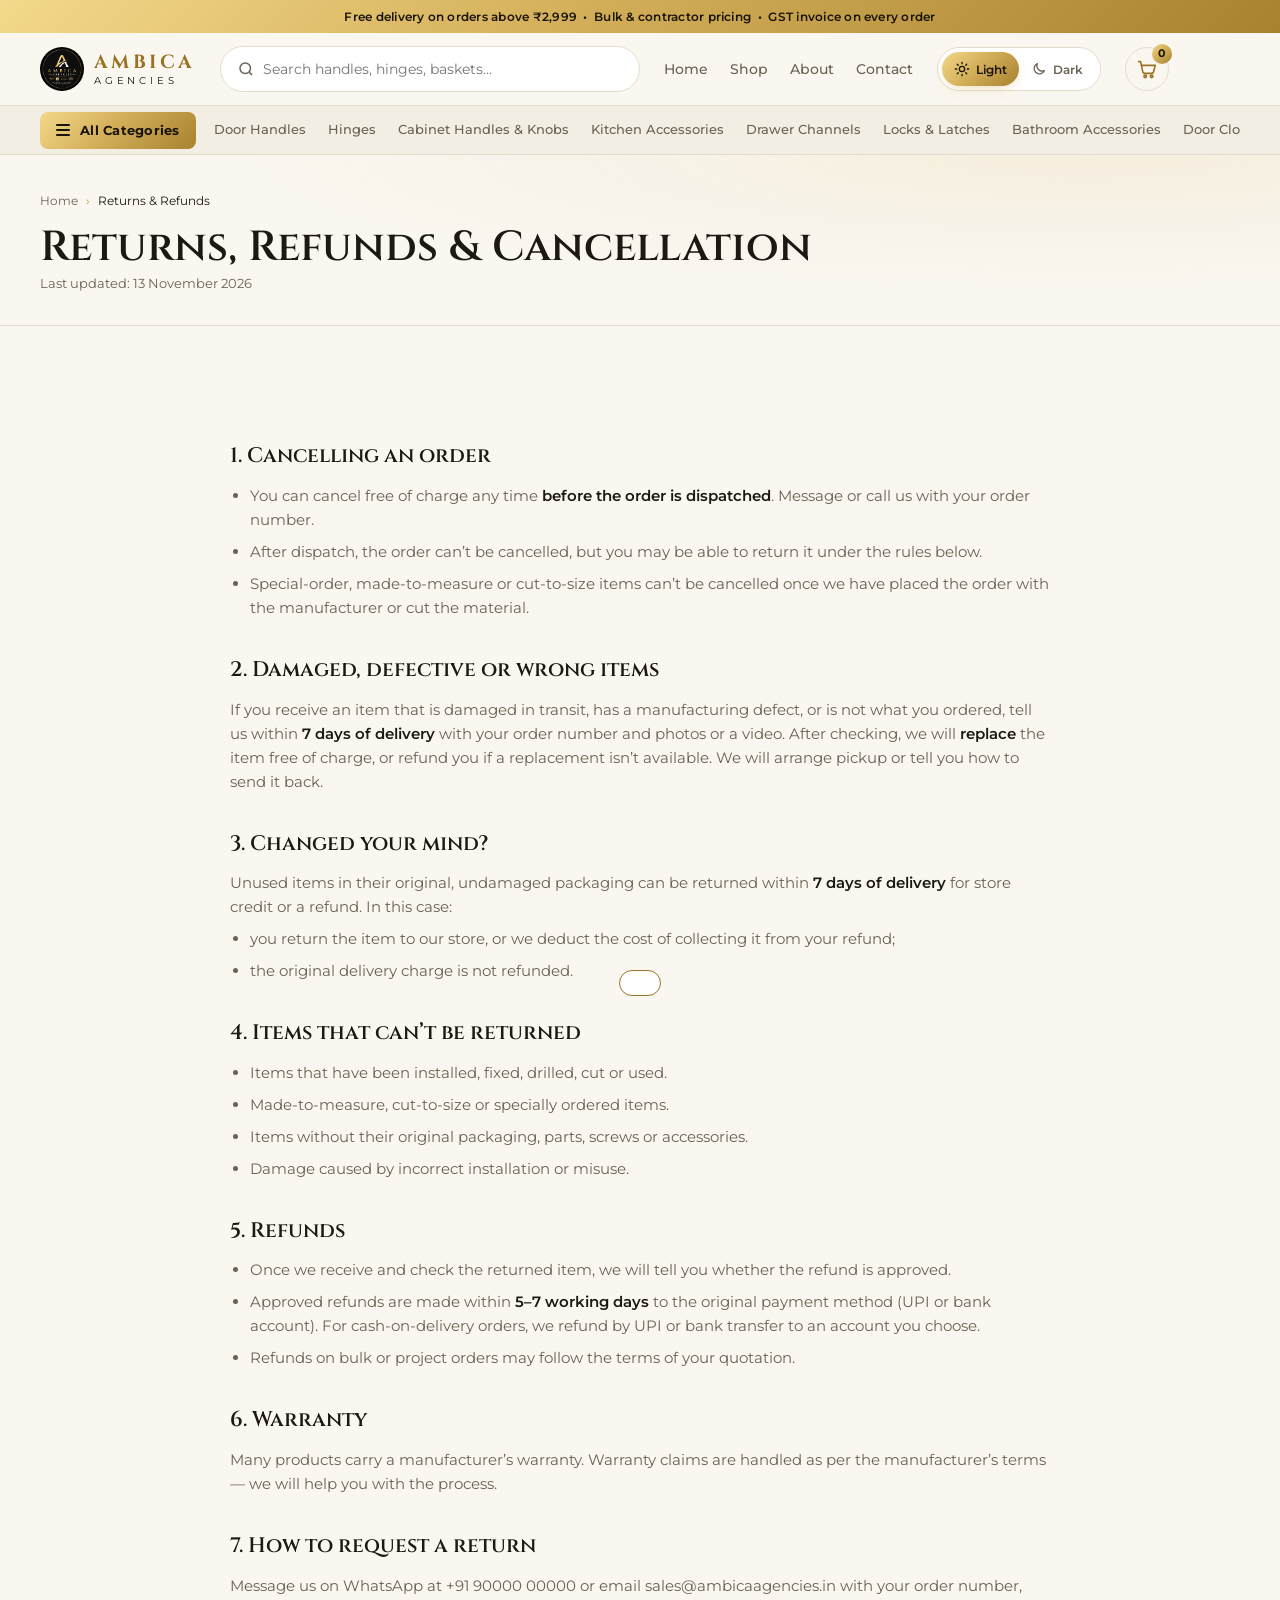
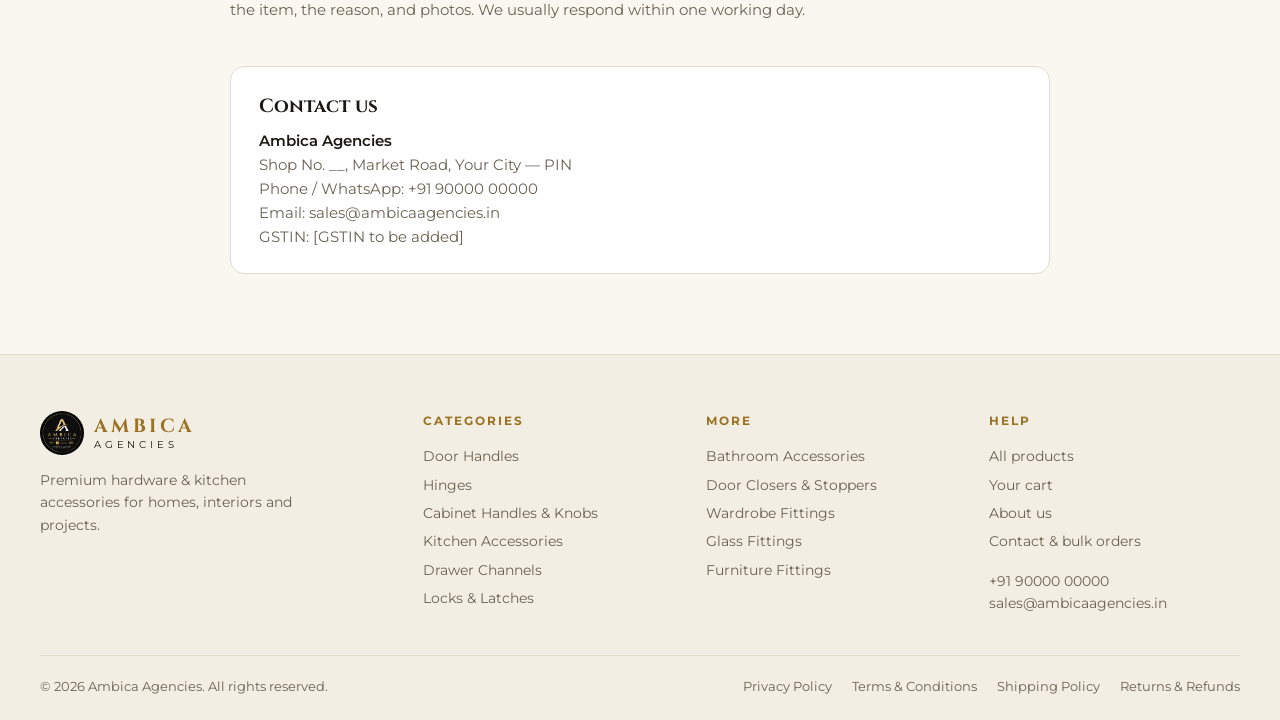
<file: returns.html>
<!doctype html>
<html lang="en">
<head>
  <meta charset="utf-8" />
  <meta name="viewport" content="width=device-width, initial-scale=1" />
  <title>Returns, Refunds & Cancellation Policy — Ambica Agencies</title>
  <meta name="description" content="How to cancel an order, return or replace a product and get a refund from Ambica Agencies." />
  <!-- seo:start -->
  <link rel="canonical" href="https://www.ambicaagencies.in/returns.html" />
  <meta name="theme-color" content="#0b0b0b" />
  <meta property="og:site_name" content="Ambica Agencies" />
  <meta property="og:type" content="website" />
  <meta property="og:title" content="Returns, Refunds & Cancellation Policy — Ambica Agencies" />
  <meta property="og:description" content="How to cancel an order, return or replace a product and get a refund from Ambica Agencies." />
  <meta property="og:url" content="https://www.ambicaagencies.in/returns.html" />
  <meta property="og:image" content="https://www.ambicaagencies.in/assets/logo.webp" />
  <meta name="twitter:card" content="summary" />
  <!-- seo:end -->
  <link rel="icon" href="assets/logo.webp" />
  <link rel="preconnect" href="https://fonts.googleapis.com" />
  <link rel="preconnect" href="https://fonts.gstatic.com" crossorigin />
  <link href="https://fonts.googleapis.com/css2?family=Cinzel:wght@500;600;700&family=Montserrat:wght@400;500;600;700&display=swap" rel="stylesheet" />
  <link rel="stylesheet" href="css/styles.css" />
  <script src="js/theme.js"></script>
</head>
<body>
  <div id="site-header"></div>
  <main>
    <section class="page-hero">
      <div class="container">
        <nav class="crumbs" aria-label="Breadcrumb"><a href="index.html">Home</a><i>›</i><span>Returns & Refunds</span></nav>
        <h1>Returns, Refunds & Cancellation</h1>
        <p class="muted small">Last updated: 13 November 2026</p>
      </div>
    </section>
    <section class="section">
      <div class="container legal">

        <h2>1. Cancelling an order</h2>
        <ul>
          <li>You can cancel free of charge any time <b>before the order is dispatched</b>. Message or call us with your order number.</li>
          <li>After dispatch, the order can’t be cancelled, but you may be able to return it under the rules below.</li>
          <li>Special-order, made-to-measure or cut-to-size items can’t be cancelled once we have placed the order with the manufacturer or cut the material.</li>
        </ul>

        <h2>2. Damaged, defective or wrong items</h2>
        <p>If you receive an item that is damaged in transit, has a manufacturing defect, or is not what you ordered, tell us within <b><span data-store="returnDays">7</span> days of delivery</b> with your order number and photos or a video. After checking, we will <b>replace</b> the item free of charge, or refund you if a replacement isn’t available. We will arrange pickup or tell you how to send it back.</p>

        <h2>3. Changed your mind?</h2>
        <p>Unused items in their original, undamaged packaging can be returned within <b><span data-store="returnDays">7</span> days of delivery</b> for store credit or a refund. In this case:</p>
        <ul>
          <li>you return the item to our store, or we deduct the cost of collecting it from your refund;</li>
          <li>the original delivery charge is not refunded.</li>
        </ul>

        <h2>4. Items that can’t be returned</h2>
        <ul>
          <li>Items that have been installed, fixed, drilled, cut or used.</li>
          <li>Made-to-measure, cut-to-size or specially ordered items.</li>
          <li>Items without their original packaging, parts, screws or accessories.</li>
          <li>Damage caused by incorrect installation or misuse.</li>
        </ul>

        <h2>5. Refunds</h2>
        <ul>
          <li>Once we receive and check the returned item, we will tell you whether the refund is approved.</li>
          <li>Approved refunds are made within <b>5–7 working days</b> to the original payment method (UPI or bank account). For cash-on-delivery orders, we refund by UPI or bank transfer to an account you choose.</li>
          <li>Refunds on bulk or project orders may follow the terms of your quotation.</li>
        </ul>

        <h2>6. Warranty</h2>
        <p>Many products carry a manufacturer’s warranty. Warranty claims are handled as per the manufacturer’s terms — we will help you with the process.</p>

        <h2>7. How to request a return</h2>
        <p>Message us on WhatsApp at <span data-store="phone">+91 90000 00000</span> or email <span data-store="email">sales@ambicaagencies.in</span> with your order number, the item, the reason, and photos. We usually respond within one working day.</p>
        <div class="legal-contact card">
          <h3>Contact us</h3>
          <p><b><span data-store="legalName">Ambica Agencies</span></b><br/><span data-store="address">Shop No. __, Market Road, Your City — PIN</span><br/>Phone / WhatsApp: <span data-store="phone">+91 90000 00000</span><br/>Email: <span data-store="email">sales@ambicaagencies.in</span><br/>GSTIN: <span data-store="gstin">[GSTIN to be added]</span></p>
        </div>
      </div>
    </section>
  </main>
  <div id="site-footer"></div>
  <script src="js/data.js"></script>
  <script src="js/common.js"></script>
  <script>renderLayout();</script>
</body>
</html>
</file>
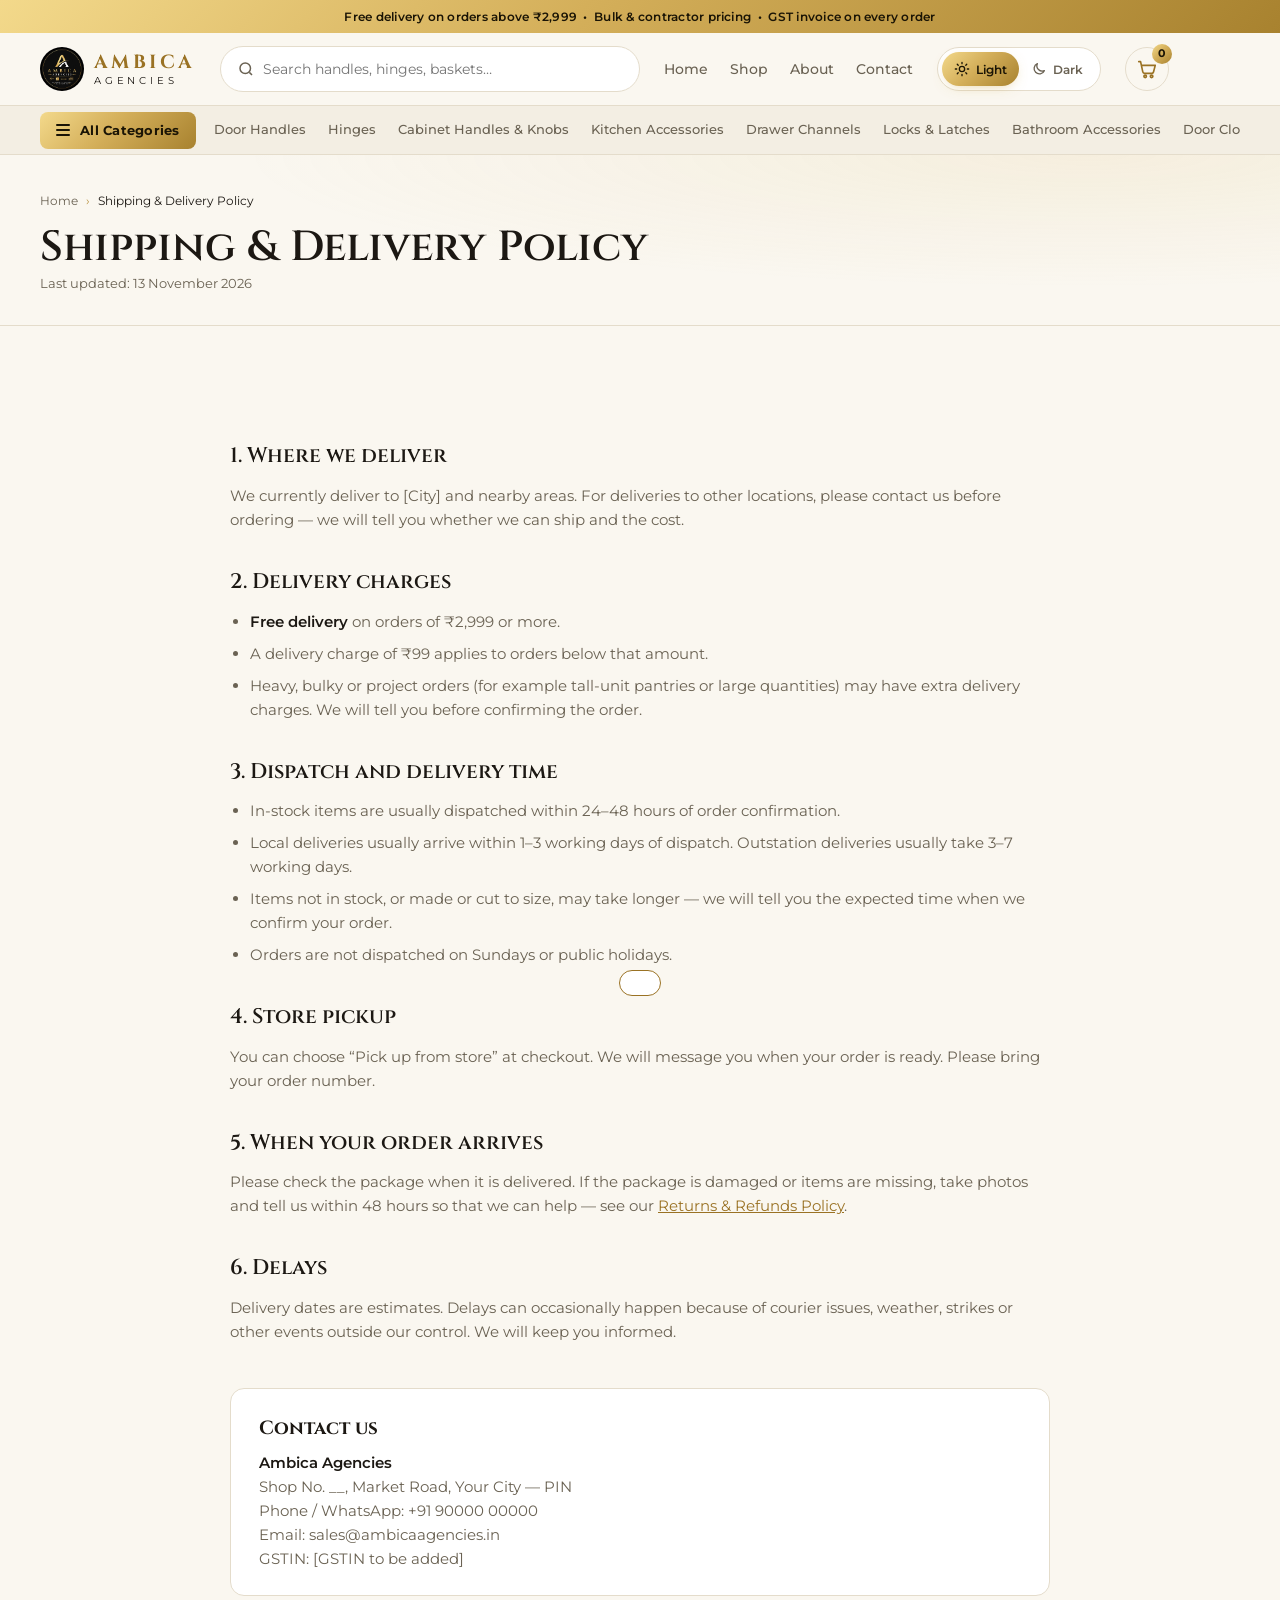
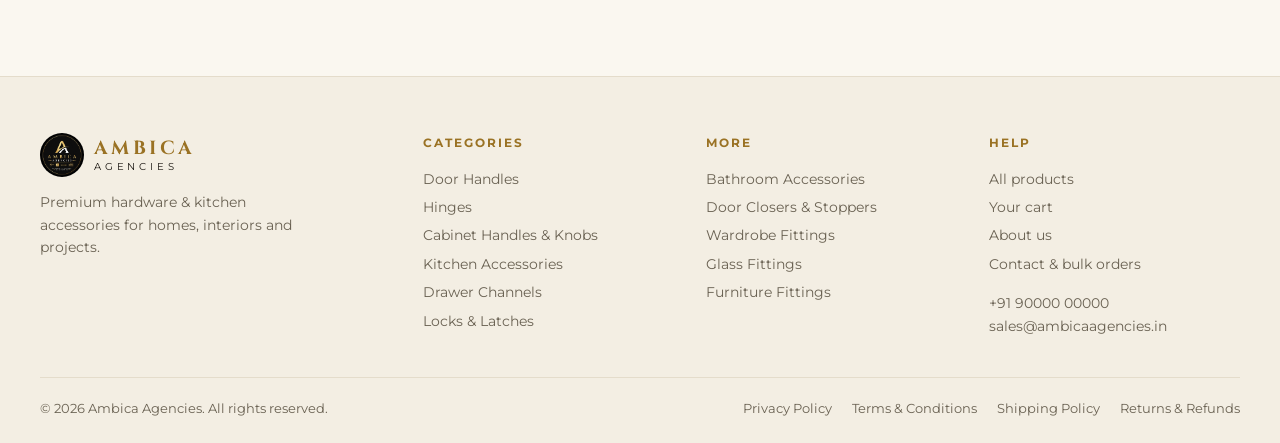
<file: shipping.html>
<!doctype html>
<html lang="en">
<head>
  <meta charset="utf-8" />
  <meta name="viewport" content="width=device-width, initial-scale=1" />
  <title>Shipping & Delivery Policy — Ambica Agencies</title>
  <meta name="description" content="Delivery areas, charges and timelines for orders from Ambica Agencies." />
  <!-- seo:start -->
  <link rel="canonical" href="https://www.ambicaagencies.in/shipping.html" />
  <meta name="theme-color" content="#0b0b0b" />
  <meta property="og:site_name" content="Ambica Agencies" />
  <meta property="og:type" content="website" />
  <meta property="og:title" content="Shipping & Delivery Policy — Ambica Agencies" />
  <meta property="og:description" content="Delivery areas, charges and timelines for orders from Ambica Agencies." />
  <meta property="og:url" content="https://www.ambicaagencies.in/shipping.html" />
  <meta property="og:image" content="https://www.ambicaagencies.in/assets/logo.webp" />
  <meta name="twitter:card" content="summary" />
  <!-- seo:end -->
  <link rel="icon" href="assets/logo.webp" />
  <link rel="preconnect" href="https://fonts.googleapis.com" />
  <link rel="preconnect" href="https://fonts.gstatic.com" crossorigin />
  <link href="https://fonts.googleapis.com/css2?family=Cinzel:wght@500;600;700&family=Montserrat:wght@400;500;600;700&display=swap" rel="stylesheet" />
  <link rel="stylesheet" href="css/styles.css" />
  <script src="js/theme.js"></script>
</head>
<body>
  <div id="site-header"></div>
  <main>
    <section class="page-hero">
      <div class="container">
        <nav class="crumbs" aria-label="Breadcrumb"><a href="index.html">Home</a><i>›</i><span>Shipping & Delivery Policy</span></nav>
        <h1>Shipping & Delivery Policy</h1>
        <p class="muted small">Last updated: 13 November 2026</p>
      </div>
    </section>
    <section class="section">
      <div class="container legal">

        <h2>1. Where we deliver</h2>
        <p>We currently deliver to <span data-store="deliveryAreas">[City] and nearby areas</span>. For deliveries to other locations, please contact us before ordering — we will tell you whether we can ship and the cost.</p>

        <h2>2. Delivery charges</h2>
        <ul>
          <li><b>Free delivery</b> on orders of <span data-store="freeShippingAbove">₹2,999</span> or more.</li>
          <li>A delivery charge of <span data-store="shippingFee">₹99</span> applies to orders below that amount.</li>
          <li>Heavy, bulky or project orders (for example tall-unit pantries or large quantities) may have extra delivery charges. We will tell you before confirming the order.</li>
        </ul>

        <h2>3. Dispatch and delivery time</h2>
        <ul>
          <li>In-stock items are usually dispatched within <span data-store="dispatchTime">24–48 hours</span> of order confirmation.</li>
          <li>Local deliveries usually arrive within 1–3 working days of dispatch. Outstation deliveries usually take 3–7 working days.</li>
          <li>Items not in stock, or made or cut to size, may take longer — we will tell you the expected time when we confirm your order.</li>
          <li>Orders are not dispatched on Sundays or public holidays.</li>
        </ul>

        <h2>4. Store pickup</h2>
        <p>You can choose “Pick up from store” at checkout. We will message you when your order is ready. Please bring your order number.</p>

        <h2>5. When your order arrives</h2>
        <p>Please check the package when it is delivered. If the package is damaged or items are missing, take photos and tell us within 48 hours so that we can help — see our <a href="returns.html">Returns &amp; Refunds Policy</a>.</p>

        <h2>6. Delays</h2>
        <p>Delivery dates are estimates. Delays can occasionally happen because of courier issues, weather, strikes or other events outside our control. We will keep you informed.</p>
        <div class="legal-contact card">
          <h3>Contact us</h3>
          <p><b><span data-store="legalName">Ambica Agencies</span></b><br/><span data-store="address">Shop No. __, Market Road, Your City — PIN</span><br/>Phone / WhatsApp: <span data-store="phone">+91 90000 00000</span><br/>Email: <span data-store="email">sales@ambicaagencies.in</span><br/>GSTIN: <span data-store="gstin">[GSTIN to be added]</span></p>
        </div>
      </div>
    </section>
  </main>
  <div id="site-footer"></div>
  <script src="js/data.js"></script>
  <script src="js/common.js"></script>
  <script>renderLayout();</script>
</body>
</html>
</file>
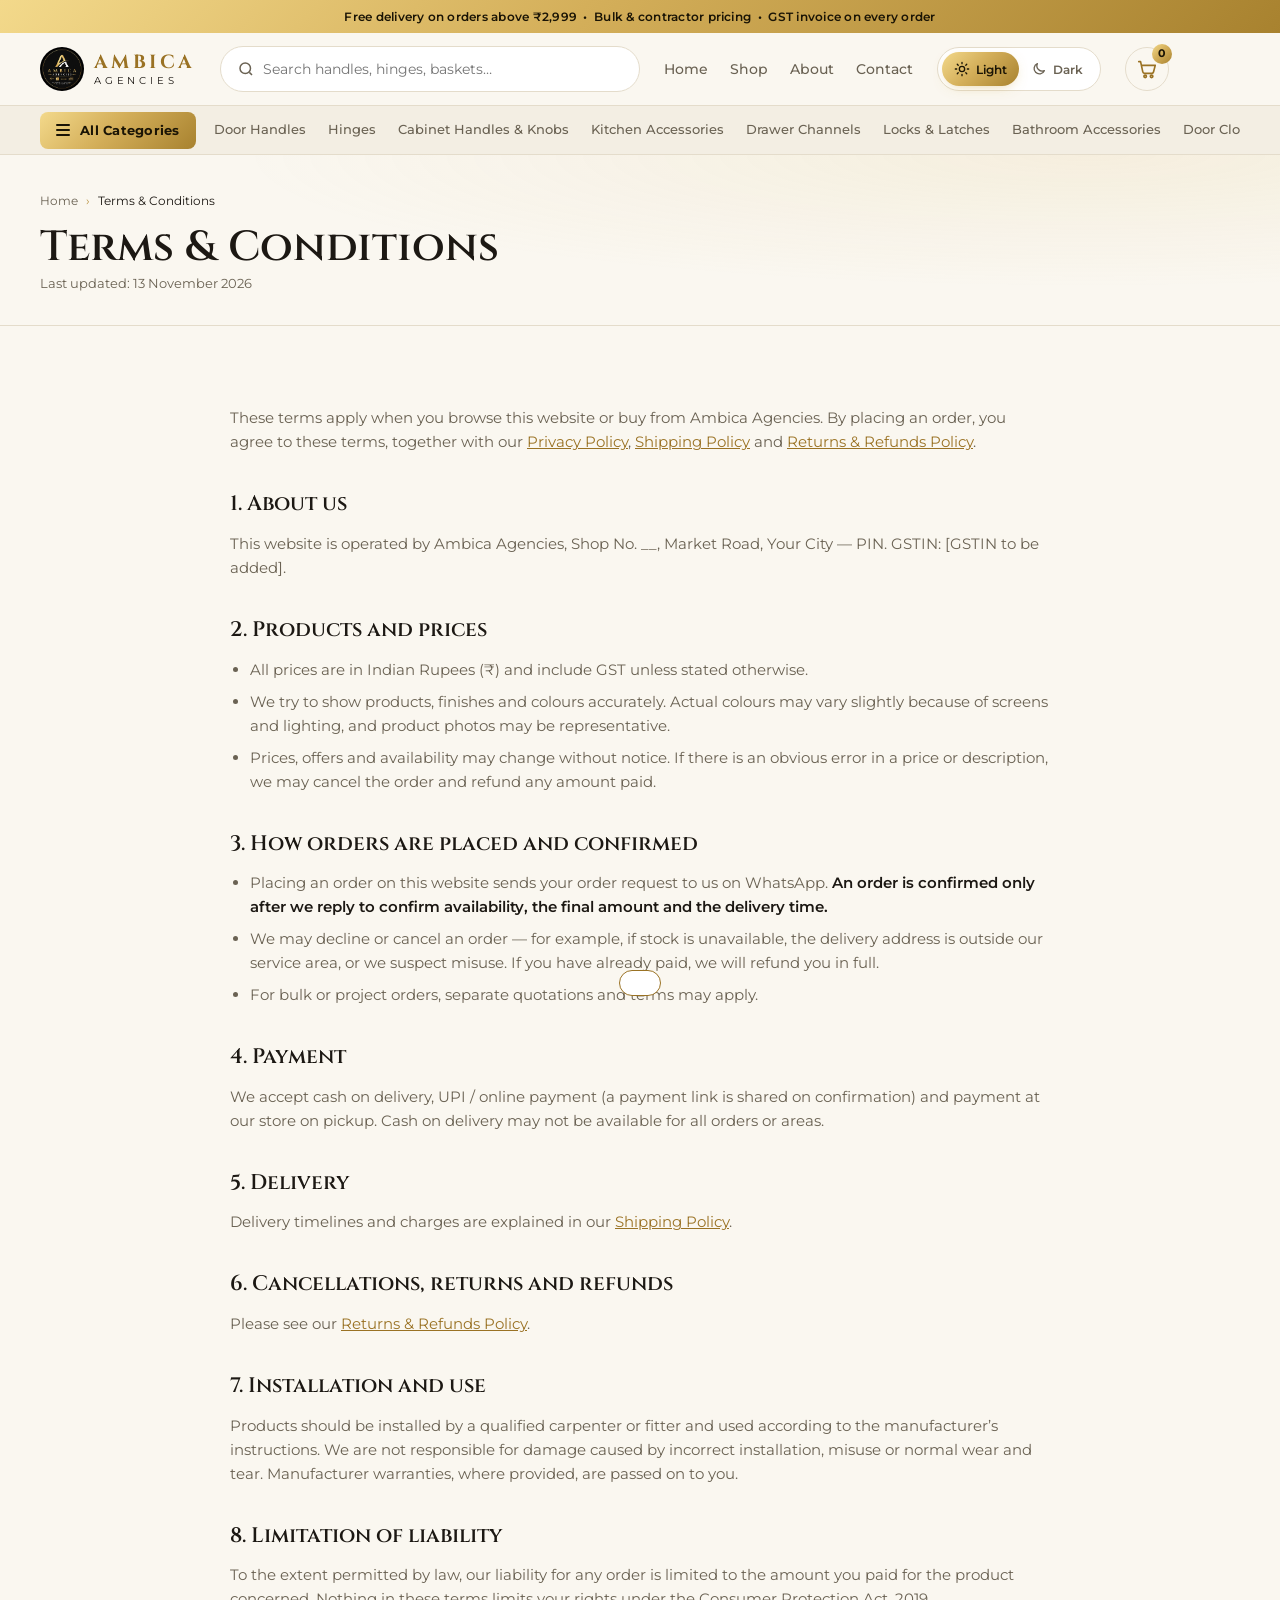
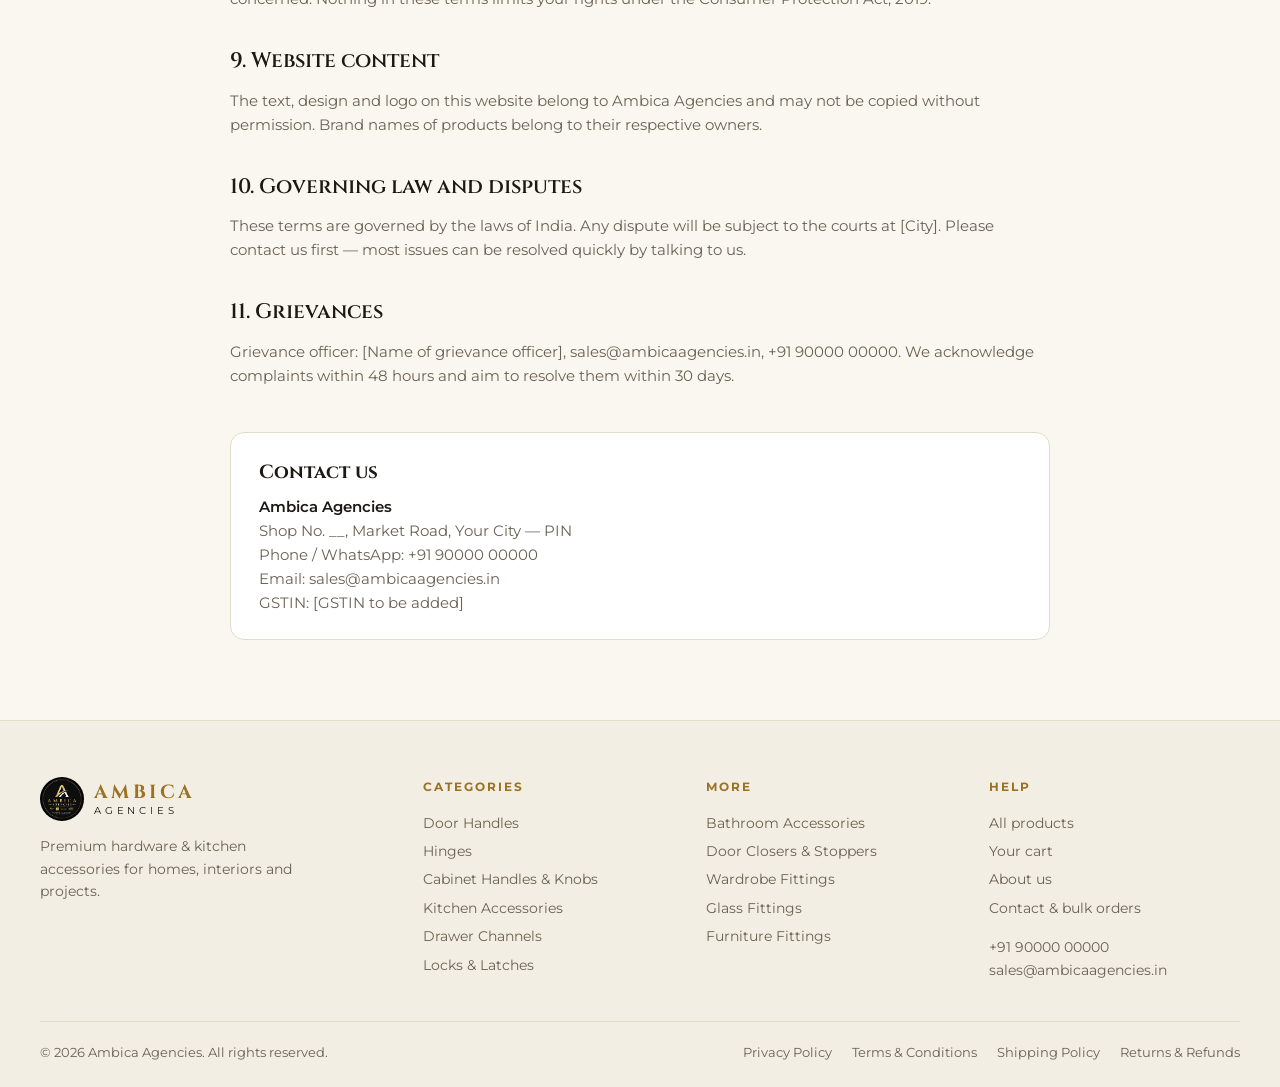
<file: terms.html>
<!doctype html>
<html lang="en">
<head>
  <meta charset="utf-8" />
  <meta name="viewport" content="width=device-width, initial-scale=1" />
  <title>Terms & Conditions — Ambica Agencies</title>
  <meta name="description" content="Terms and conditions for buying hardware and kitchen accessories from Ambica Agencies." />
  <!-- seo:start -->
  <link rel="canonical" href="https://www.ambicaagencies.in/terms.html" />
  <meta name="theme-color" content="#0b0b0b" />
  <meta property="og:site_name" content="Ambica Agencies" />
  <meta property="og:type" content="website" />
  <meta property="og:title" content="Terms & Conditions — Ambica Agencies" />
  <meta property="og:description" content="Terms and conditions for buying hardware and kitchen accessories from Ambica Agencies." />
  <meta property="og:url" content="https://www.ambicaagencies.in/terms.html" />
  <meta property="og:image" content="https://www.ambicaagencies.in/assets/logo.webp" />
  <meta name="twitter:card" content="summary" />
  <!-- seo:end -->
  <link rel="icon" href="assets/logo.webp" />
  <link rel="preconnect" href="https://fonts.googleapis.com" />
  <link rel="preconnect" href="https://fonts.gstatic.com" crossorigin />
  <link href="https://fonts.googleapis.com/css2?family=Cinzel:wght@500;600;700&family=Montserrat:wght@400;500;600;700&display=swap" rel="stylesheet" />
  <link rel="stylesheet" href="css/styles.css" />
  <script src="js/theme.js"></script>
</head>
<body>
  <div id="site-header"></div>
  <main>
    <section class="page-hero">
      <div class="container">
        <nav class="crumbs" aria-label="Breadcrumb"><a href="index.html">Home</a><i>›</i><span>Terms & Conditions</span></nav>
        <h1>Terms & Conditions</h1>
        <p class="muted small">Last updated: 13 November 2026</p>
      </div>
    </section>
    <section class="section">
      <div class="container legal">

        <p>These terms apply when you browse this website or buy from <span data-store="legalName">Ambica Agencies</span>. By placing an order, you agree to these terms, together with our <a href="privacy.html">Privacy Policy</a>, <a href="shipping.html">Shipping Policy</a> and <a href="returns.html">Returns &amp; Refunds Policy</a>.</p>

        <h2>1. About us</h2>
        <p>This website is operated by <span data-store="legalName">Ambica Agencies</span>, <span data-store="address">Shop No. __, Market Road, Your City — PIN</span>. GSTIN: <span data-store="gstin">[GSTIN to be added]</span>.</p>

        <h2>2. Products and prices</h2>
        <ul>
          <li>All prices are in Indian Rupees (₹) and include GST unless stated otherwise.</li>
          <li>We try to show products, finishes and colours accurately. Actual colours may vary slightly because of screens and lighting, and product photos may be representative.</li>
          <li>Prices, offers and availability may change without notice. If there is an obvious error in a price or description, we may cancel the order and refund any amount paid.</li>
        </ul>

        <h2>3. How orders are placed and confirmed</h2>
        <ul>
          <li>Placing an order on this website sends your order request to us on WhatsApp. <b>An order is confirmed only after we reply to confirm availability, the final amount and the delivery time.</b></li>
          <li>We may decline or cancel an order — for example, if stock is unavailable, the delivery address is outside our service area, or we suspect misuse. If you have already paid, we will refund you in full.</li>
          <li>For bulk or project orders, separate quotations and terms may apply.</li>
        </ul>

        <h2>4. Payment</h2>
        <p>We accept cash on delivery, UPI / online payment (a payment link is shared on confirmation) and payment at our store on pickup. Cash on delivery may not be available for all orders or areas.</p>

        <h2>5. Delivery</h2>
        <p>Delivery timelines and charges are explained in our <a href="shipping.html">Shipping Policy</a>.</p>

        <h2>6. Cancellations, returns and refunds</h2>
        <p>Please see our <a href="returns.html">Returns &amp; Refunds Policy</a>.</p>

        <h2>7. Installation and use</h2>
        <p>Products should be installed by a qualified carpenter or fitter and used according to the manufacturer’s instructions. We are not responsible for damage caused by incorrect installation, misuse or normal wear and tear. Manufacturer warranties, where provided, are passed on to you.</p>

        <h2>8. Limitation of liability</h2>
        <p>To the extent permitted by law, our liability for any order is limited to the amount you paid for the product concerned. Nothing in these terms limits your rights under the Consumer Protection Act, 2019.</p>

        <h2>9. Website content</h2>
        <p>The text, design and logo on this website belong to <span data-store="legalName">Ambica Agencies</span> and may not be copied without permission. Brand names of products belong to their respective owners.</p>

        <h2>10. Governing law and disputes</h2>
        <p>These terms are governed by the laws of India. Any dispute will be subject to the courts at <span data-store="city">[City]</span>. Please contact us first — most issues can be resolved quickly by talking to us.</p>

        <h2>11. Grievances</h2>
        <p>Grievance officer: <span data-store="grievanceOfficer">[Name of grievance officer]</span>, <span data-store="email">sales@ambicaagencies.in</span>, <span data-store="phone">+91 90000 00000</span>. We acknowledge complaints within 48 hours and aim to resolve them within 30 days.</p>
        <div class="legal-contact card">
          <h3>Contact us</h3>
          <p><b><span data-store="legalName">Ambica Agencies</span></b><br/><span data-store="address">Shop No. __, Market Road, Your City — PIN</span><br/>Phone / WhatsApp: <span data-store="phone">+91 90000 00000</span><br/>Email: <span data-store="email">sales@ambicaagencies.in</span><br/>GSTIN: <span data-store="gstin">[GSTIN to be added]</span></p>
        </div>
      </div>
    </section>
  </main>
  <div id="site-footer"></div>
  <script src="js/data.js"></script>
  <script src="js/common.js"></script>
  <script>renderLayout();</script>
</body>
</html>
</file>
<file: css/styles.css>
:root {
  --black: #0b0b0b;
  --ink: #141414;
  --panel: #1a1a1a;
  --line: #2a2a2a;
  --gold: #d4af5a;
  --gold-2: #f3d98b;
  --gold-3: #a8822f;
  --gold-grad: linear-gradient(135deg, #f3d98b 0%, #d4af5a 45%, #a8822f 100%);
  --text: #f4f1ea;
  --muted: #a39d90;
  --cream: #f7f3ea;
  --radius: 14px;
  --serif: "Cinzel", Georgia, serif;
  --sans: "Montserrat", system-ui, sans-serif;
  --on-gold: #1a1405;
  --gold-text-grad: var(--gold-grad);
  --header-bg: rgba(11,11,11,.92);
  --thumb-1: #242424;
  --thumb-2: #121212;
  --mini-bg: #1d1d1d;
  --success: #7ed39a;
  --danger: #e57373;
  --shadow: 0 20px 40px -20px rgba(0,0,0,.8);
  --shadow-lg: 0 30px 60px -20px rgba(0,0,0,.9);
  color-scheme: dark;
}

* { box-sizing: border-box; margin: 0; padding: 0; }
html { scroll-behavior: smooth; }
body { font-family: var(--sans); background: var(--black); color: var(--text); line-height: 1.6; -webkit-font-smoothing: antialiased; }
img { max-width: 100%; display: block; }
a { color: inherit; text-decoration: none; }
button { font: inherit; cursor: pointer; border: 0; background: none; color: inherit; }
.container { width: min(1200px, 100% - 32px); margin-inline: auto; }
.gold { background: var(--gold-text-grad); -webkit-background-clip: text; background-clip: text; color: transparent; }

.topbar { background: var(--gold-grad); color: var(--on-gold); font-size: 12px; font-weight: 600; text-align: center; padding: 7px 16px; letter-spacing: .02em; }

/* Header */
.header { position: sticky; top: 0; z-index: 30; background: var(--header-bg); backdrop-filter: blur(10px); border-bottom: 1px solid var(--line); }
.header-inner { display: flex; align-items: center; gap: 24px; height: 72px; }
.brand { display: flex; align-items: center; gap: 10px; flex-shrink: 0; }
.brand img { width: 44px; height: 44px; border-radius: 50%; }
.brand-text { display: flex; flex-direction: column; line-height: 1; }
.brand-text b { font-family: var(--serif); font-size: 19px; letter-spacing: .18em; color: var(--gold); }
.brand-text small { font-size: 10px; letter-spacing: .38em; color: var(--text); margin-top: 4px; }
.search { flex: 1; max-width: 420px; display: flex; align-items: center; gap: 8px; background: var(--panel); border: 1px solid var(--line); border-radius: 999px; padding: 0 16px; transition: border-color .2s; }
.search:focus-within { border-color: var(--gold); }
.search svg { width: 18px; height: 18px; fill: none; stroke: var(--muted); stroke-width: 2; }
.search input { flex: 1; background: none; border: 0; outline: 0; color: var(--text); padding: 11px 0; font: inherit; font-size: 14px; }
.nav { display: flex; gap: 22px; font-size: 14px; font-weight: 500; }
.nav a { color: var(--muted); transition: color .2s; }
.nav a:hover, .nav a.active { color: var(--gold); }
.cart-btn { position: relative; width: 44px; height: 44px; border-radius: 50%; border: 1px solid var(--line); display: grid; place-items: center; transition: border-color .2s; }
.cart-btn:hover { border-color: var(--gold); }
.cart-btn svg { width: 22px; height: 22px; fill: none; stroke: var(--gold); stroke-width: 1.8; stroke-linecap: round; stroke-linejoin: round; }
.cart-count { position: absolute; top: -4px; right: -4px; min-width: 20px; height: 20px; padding: 0 5px; border-radius: 999px; background: var(--gold-grad); color: var(--on-gold); font-size: 11px; font-weight: 700; display: grid; place-items: center; }
.cart-count.bump { animation: bump .35s ease; }
@keyframes bump { 50% { transform: scale(1.35); } }

/* Buttons */
.btn { display: inline-flex; align-items: center; justify-content: center; gap: 8px; padding: 13px 26px; border-radius: 999px; font-weight: 600; font-size: 14px; letter-spacing: .03em; transition: transform .15s, box-shadow .2s, background .2s; }
.btn:active { transform: scale(.97); }
.btn-gold { background: var(--gold-grad); color: var(--on-gold); box-shadow: 0 6px 24px -8px rgba(212,175,90,.6); }
.btn-gold:hover { box-shadow: 0 8px 30px -6px rgba(212,175,90,.8); }
.btn-ghost { border: 1px solid var(--gold); color: var(--gold); }
.btn-ghost:hover { background: rgba(212,175,90,.1); }
.btn-block { width: 100%; }

/* Sections */
.section { padding: 80px 0; }
.section-alt { background: var(--ink); border-block: 1px solid var(--line); }
.section-head { display: flex; align-items: center; gap: 20px; margin-bottom: 36px; }
.section-head h2, .about h2, .contact h2 { font-family: var(--serif); font-size: clamp(26px, 3vw, 36px); font-weight: 600; }
.rule { flex: 1; height: 1px; background: linear-gradient(90deg, var(--gold), transparent); }

/* Categories */
.cat-grid { display: grid; grid-template-columns: repeat(auto-fill, minmax(170px, 1fr)); gap: 16px; }
.cat { background: var(--panel); border: 1px solid var(--line); border-radius: var(--radius); padding: 24px 14px; text-align: center; transition: border-color .2s, transform .2s; }
.cat:hover { border-color: var(--gold); transform: translateY(-4px); }
.cat svg { width: 56px; height: 56px; margin: 0 auto 12px; }
.cat h3 { font-size: 13px; font-weight: 600; }
.cat p { font-size: 12px; color: var(--muted); }
.icon-svg { fill: none; stroke: var(--gold); stroke-width: 2.4; stroke-linecap: round; stroke-linejoin: round; }

/* Toolbar */
.toolbar { display: flex; justify-content: space-between; align-items: center; gap: 16px; flex-wrap: wrap; margin-bottom: 12px; }
.chips { display: flex; gap: 8px; flex-wrap: wrap; }
.chip { padding: 8px 16px; border-radius: 999px; border: 1px solid var(--line); font-size: 13px; font-weight: 500; color: var(--muted); transition: all .2s; }
.chip:hover { color: var(--text); border-color: var(--muted); }
.chip.active { background: var(--gold-grad); color: var(--on-gold); border-color: transparent; }
.sort { font-size: 13px; color: var(--muted); display: flex; align-items: center; gap: 8px; }
.sort select, .form input, .form textarea, .form select { background: var(--panel); color: var(--text); border: 1px solid var(--line); border-radius: 10px; padding: 9px 12px; font: inherit; font-size: 14px; outline: 0; }
.sort select:focus, .form input:focus, .form textarea:focus { border-color: var(--gold); }
.result-count { font-size: 13px; color: var(--muted); margin-bottom: 20px; }

/* Product grid */
.grid { display: grid; grid-template-columns: repeat(auto-fill, minmax(240px, 1fr)); gap: 20px; }
.card { background: var(--panel); border: 1px solid var(--line); border-radius: var(--radius); }
.product { display: flex; flex-direction: column; overflow: hidden; transition: border-color .2s, transform .2s, box-shadow .2s; }
.product:hover { border-color: rgba(212,175,90,.6); transform: translateY(-4px); box-shadow: var(--shadow); }
.thumb { position: relative; aspect-ratio: 1; background: radial-gradient(circle at 50% 40%, var(--thumb-1), var(--thumb-2)); display: grid; place-items: center; cursor: pointer; border-bottom: 1px solid var(--line); }
.thumb svg { width: 52%; height: 52%; transition: transform .3s; }
.product:hover .thumb svg { transform: scale(1.06); }
.badge { position: absolute; top: 12px; left: 12px; font-size: 10px; font-weight: 700; letter-spacing: .1em; text-transform: uppercase; padding: 4px 10px; border-radius: 999px; background: var(--gold-grad); color: var(--on-gold); }
.off { position: absolute; top: 12px; right: 12px; font-size: 11px; font-weight: 600; color: var(--success); }
.p-body { padding: 16px; display: flex; flex-direction: column; gap: 6px; flex: 1; }
.p-cat { display: block; font-size: 11px; color: var(--gold); text-transform: uppercase; letter-spacing: .14em; font-weight: 600; }
.p-name { display: block; font-size: 15px; font-weight: 600; line-height: 1.35; cursor: pointer; }
.p-finish { font-size: 12px; color: var(--muted); }
.p-price { display: flex; align-items: baseline; gap: 8px; margin-top: auto; padding-top: 8px; }
.p-price b { font-size: 18px; }
.p-price s { font-size: 13px; color: var(--muted); }
.add-btn { margin-top: 10px; padding: 10px; border-radius: 10px; border: 1px solid var(--gold); color: var(--gold); font-weight: 600; font-size: 13px; transition: all .2s; }
.add-btn:hover { background: var(--gold-grad); color: var(--on-gold); border-color: transparent; }
.empty { grid-column: 1/-1; text-align: center; color: var(--muted); padding: 60px 0; }

/* Features */
.feat-grid { display: grid; grid-template-columns: repeat(4, 1fr); gap: 20px; }
.feat { padding: 28px; border: 1px solid var(--line); border-radius: var(--radius); }
.feat span { font-family: var(--serif); color: var(--gold); font-size: 14px; }
.feat h3 { font-size: 16px; margin: 10px 0 6px; }
.feat p { font-size: 14px; color: var(--muted); }

/* About & contact */
.about { display: grid; grid-template-columns: 1.4fr .6fr; gap: 60px; align-items: center; }
.about p:not(.eyebrow) { color: var(--muted); margin-top: 16px; font-size: 16px; max-width: 640px; }
.about-logo { width: 240px; border-radius: 50%; justify-self: center; opacity: .95; }
.contact { display: grid; grid-template-columns: 1fr 1fr; gap: 48px; align-items: start; }
.contact-list { list-style: none; margin-top: 24px; display: grid; gap: 18px; }
.contact-list li { display: flex; flex-direction: column; }
.contact-list b { font-size: 12px; text-transform: uppercase; letter-spacing: .15em; color: var(--gold); }
.contact-list span { color: var(--muted); }
.form { padding: 28px; display: grid; gap: 12px; }
.form h3 { font-family: var(--serif); font-size: 20px; margin-bottom: 4px; }
.form textarea { resize: vertical; }


/* Shared bits reused by cart & checkout */
.qty { display: inline-flex; align-items: center; border: 1px solid var(--line); border-radius: 999px; }
.qty button { width: 34px; height: 34px; font-size: 16px; color: var(--gold); }
.qty span { min-width: 28px; text-align: center; font-weight: 600; font-size: 14px; }
.line-item { display: grid; grid-template-columns: 72px 1fr auto; gap: 16px; align-items: center; padding: 16px 0; border-bottom: 1px solid var(--line); }
.line-item:last-child { border-bottom: 0; }
.mini { width: 72px; height: 72px; border-radius: 10px; background: var(--mini-bg); display: grid; place-items: center; flex-shrink: 0; }
.mini svg { width: 68%; height: 68%; }
.line-item h4 { font-size: 15px; font-weight: 600; line-height: 1.3; }
.line-item h4:hover { color: var(--gold); }
.line-item small { color: var(--muted); font-size: 12px; display: block; margin: 2px 0 8px; }
.line-item .right { text-align: right; display: grid; gap: 6px; justify-items: end; }
.remove { font-size: 12px; color: var(--muted); text-decoration: underline; }
.remove:hover { color: var(--danger); }
.sum-row { display: flex; justify-content: space-between; font-size: 14px; color: var(--muted); }
.sum-row.total { color: var(--text); font-weight: 700; font-size: 17px; padding-top: 10px; border-top: 1px dashed var(--line); }
.sum-row small { font-weight: 400; color: var(--muted); font-size: 12px; }
.ship-note { font-size: 12px; color: var(--gold); }
.pay-opts { display: grid; gap: 8px; }
.checkout-form .pay-opt { display: flex; align-items: center; gap: 10px; border: 1px solid var(--line); border-radius: 10px; padding: 12px 14px; font-size: 14px; color: var(--text); cursor: pointer; flex-wrap: wrap; }
.pay-opt:has(input:checked) { border-color: var(--gold); background: rgba(212,175,90,.07); }
.form .pay-opt input { accent-color: var(--gold); width: 16px; height: 16px; padding: 0; margin: 0; }
.back-link { font-size: 13px; color: var(--muted); text-decoration: underline; justify-self: start; }
.success { text-align: center; padding: 56px 24px; display: grid; gap: 14px; justify-items: center; max-width: 620px; margin: 0 auto; }
.success h2 { font-family: var(--serif); }
.success .tick { width: 72px; height: 72px; border-radius: 50%; background: var(--gold-grad); display: grid; place-items: center; color: var(--on-gold); font-size: 34px; font-weight: 700; }

.toast { position: fixed; bottom: 24px; left: 50%; transform: translate(-50%, 120px); background: var(--panel); border: 1px solid var(--gold); color: var(--text); padding: 12px 20px; border-radius: 999px; font-size: 14px; z-index: 60; transition: transform .3s; white-space: nowrap; }
.toast.show { transform: translate(-50%, 0); }
.toast a { color: var(--gold); font-weight: 600; margin-left: 8px; text-decoration: underline; }

/* ---------- Category bar & mega menu ---------- */
.catnav { background: var(--ink); border-bottom: 1px solid var(--line); position: sticky; top: 72px; z-index: 25; }
.catnav-inner { display: flex; align-items: center; gap: 18px; height: 48px; }
.allcats { position: relative; flex-shrink: 0; height: 100%; display: flex; align-items: center; }
.allcats-btn { display: flex; align-items: center; gap: 10px; background: var(--gold-grad); color: var(--on-gold); font-weight: 700; font-size: 13px; padding: 8px 16px; border-radius: 8px; letter-spacing: .02em; }
.burger, .burger::before, .burger::after { display: block; width: 14px; height: 2px; background: currentColor; border-radius: 2px; position: relative; }
.burger::before, .burger::after { content: ""; position: absolute; left: 0; }
.burger::before { top: -5px; } .burger::after { top: 5px; }
.mega { position: absolute; top: 100%; left: 0; width: min(960px, calc(100vw - 32px)); background: var(--ink); border: 1px solid var(--line); border-radius: 0 0 var(--radius) var(--radius); padding: 24px; display: grid; grid-template-columns: repeat(4, 1fr); gap: 22px 28px; box-shadow: var(--shadow-lg); opacity: 0; visibility: hidden; transform: translateY(6px); transition: opacity .18s, transform .18s, visibility .18s; }
.allcats.open .mega { opacity: 1; visibility: visible; transform: none; }
@media (hover: hover) { .allcats:hover .mega { opacity: 1; visibility: visible; transform: none; } }
.mega-col { display: grid; gap: 6px; align-content: start; }
.mega-col a { font-size: 13px; color: var(--muted); }
.mega-col a:hover { color: var(--gold); }
.mega-title { display: flex; align-items: center; gap: 8px; color: var(--text) !important; font-weight: 600; font-size: 14px !important; margin-bottom: 4px; }
.mega-title svg { width: 26px; height: 26px; }
.catnav-links { display: flex; gap: 22px; overflow-x: auto; scrollbar-width: none; height: 100%; align-items: center; }
.catnav-links::-webkit-scrollbar { display: none; }
.catnav-links a { white-space: nowrap; font-size: 13px; color: var(--muted); font-weight: 500; height: 100%; display: flex; align-items: center; border-bottom: 2px solid transparent; }
.catnav-links a:hover { color: var(--text); }
.catnav-links a.active { color: var(--gold); border-bottom-color: var(--gold); }

/* ---------- Page hero, breadcrumbs, pills ---------- */
.muted { color: var(--muted); }
.small { font-size: 13px; }
.see-all { font-size: 13px; color: var(--gold); font-weight: 600; white-space: nowrap; }
.page-hero { padding: 36px 0 32px; background: radial-gradient(ellipse at 85% 0%, rgba(212,175,90,.12), transparent 55%), var(--black); border-bottom: 1px solid var(--line); }
.page-hero h1 { font-family: var(--serif); font-size: clamp(28px, 4vw, 42px); font-weight: 600; line-height: 1.15; }
.page-hero-row { display: flex; align-items: center; gap: 20px; }
.page-hero-row p { margin-top: 6px; max-width: 620px; }
.page-hero-icon { width: 76px; height: 76px; flex-shrink: 0; border-radius: 50%; border: 1px solid var(--gold-3); display: grid; place-items: center; background: var(--mini-bg); }
.page-hero-icon svg { width: 60%; height: 60%; }
.crumbs { font-size: 12px; color: var(--muted); margin-bottom: 14px; display: flex; flex-wrap: wrap; gap: 8px; align-items: center; }
.crumbs a:hover { color: var(--gold); }
.crumbs span { color: var(--text); }
.crumbs i { font-style: normal; color: var(--gold-3); }
.sub-pills { display: flex; gap: 8px; flex-wrap: wrap; margin-top: 20px; }
.cat-row .sub-pills { margin: -16px 0 20px; }
.cat-row + .cat-row { margin-top: 64px; }
.sub-pills a { padding: 7px 16px; border-radius: 999px; border: 1px solid var(--line); font-size: 13px; color: var(--muted); transition: all .2s; white-space: nowrap; }
.sub-pills a:hover { color: var(--text); border-color: var(--muted); }
.sub-pills a.active { background: var(--gold-grad); color: var(--on-gold); border-color: transparent; font-weight: 600; }

/* ---------- Shop layout ---------- */
.shop-section { padding-top: 36px; }
.shop-layout { display: grid; grid-template-columns: 250px 1fr; gap: 32px; align-items: start; }
.filters { position: sticky; top: 136px; display: grid; gap: 22px; max-height: calc(100vh - 156px); overflow-y: auto; padding-right: 6px; }
.filter-group h4 { font-size: 12px; text-transform: uppercase; letter-spacing: .16em; color: var(--gold); margin-bottom: 10px; }
.cat-list { display: grid; gap: 2px; }
.cat-list a { display: flex; justify-content: space-between; font-size: 14px; color: var(--muted); padding: 6px 10px; border-radius: 8px; }
.cat-list a span { font-size: 12px; opacity: .7; }
.cat-list a:hover { color: var(--text); background: var(--panel); }
.cat-list a.active { color: var(--gold); background: rgba(212,175,90,.08); font-weight: 600; }
.checks { display: grid; gap: 8px; }
.checks label { display: flex; gap: 10px; align-items: center; font-size: 14px; color: var(--muted); cursor: pointer; }
.checks input { accent-color: var(--gold); width: 16px; height: 16px; }
.clear-link { font-size: 13px; color: var(--muted); text-decoration: underline; justify-self: start; }
.filter-toggle { display: none; }
.shop-main .toolbar { margin-bottom: 18px; }
.shop-main .result-count { margin: 0; }

/* ---------- Product page ---------- */
.pdp-section { padding-top: 32px; }
.pdp { display: grid; grid-template-columns: 1fr 1fr; gap: 48px; align-items: start; }
.pdp-media { position: sticky; top: 140px; aspect-ratio: 1; border-radius: 18px; border: 1px solid var(--line); background: radial-gradient(circle at 50% 40%, var(--thumb-1), var(--thumb-2)); display: grid; place-items: center; }
.pdp-media svg { width: 55%; height: 55%; }
.pdp-media img { width: 100%; height: 100%; object-fit: cover; border-radius: 18px; }
.pdp-info { display: grid; gap: 14px; }
.pdp-info h1 { font-family: var(--serif); font-size: clamp(26px, 3.2vw, 38px); line-height: 1.15; font-weight: 600; }
.pdp-price { display: flex; align-items: baseline; gap: 12px; flex-wrap: wrap; }
.pdp-price b { font-size: 30px; }
.pdp-price s { color: var(--muted); }
.save { font-size: 13px; color: var(--success); font-weight: 600; }
.pdp-info .desc { color: var(--muted); font-size: 15px; }
.pdp-actions { display: flex; gap: 12px; flex-wrap: wrap; align-items: center; padding: 8px 0; }
.pdp-actions .btn { flex: 1; min-width: 140px; }
.qty-lg button { width: 42px; height: 46px; font-size: 18px; }
.perks { list-style: none; display: grid; grid-template-columns: 1fr 1fr; gap: 8px; font-size: 13px; color: var(--muted); padding: 16px; border: 1px solid var(--line); border-radius: 12px; }
.specs-table { width: 100%; border-collapse: collapse; font-size: 14px; }
.specs-table th, .specs-table td { text-align: left; padding: 10px 0; border-bottom: 1px solid var(--line); }
.specs-table th { color: var(--muted); font-weight: 500; width: 40%; }
.enquire { font-size: 13px; color: var(--gold); }
.enquire:hover { text-decoration: underline; }

/* ---------- Cart & checkout ---------- */
.cart-layout { display: grid; grid-template-columns: 1fr 360px; gap: 28px; align-items: start; }
.cart-list { padding: 8px 24px; }
.summary { padding: 24px; display: grid; gap: 12px; position: sticky; top: 140px; }
.summary h3, .checkout-form h3 { font-family: var(--serif); font-size: 19px; }
.sum-item { display: grid; grid-template-columns: 48px 1fr auto; gap: 12px; align-items: center; font-size: 13px; padding-bottom: 12px; border-bottom: 1px solid var(--line); }
.sum-item .mini { width: 48px; height: 48px; }
.sum-item small { display: block; color: var(--muted); }
.checkout-form { padding: 28px; gap: 14px; }
.checkout-form label { font-size: 12px; color: var(--muted); display: grid; gap: 6px; }
.checkout-form h3:not(:first-child) { margin-top: 10px; }
.form-row { display: grid; grid-template-columns: 1fr 1fr; gap: 14px; }

.cta-band { display: flex; justify-content: space-between; align-items: center; gap: 24px; flex-wrap: wrap; padding: 40px; border-radius: 20px; border: 1px solid var(--gold-3); background: radial-gradient(ellipse at 100% 0%, rgba(212,175,90,.18), transparent 60%), var(--ink); }
.cta-band h2 { font-family: var(--serif); font-size: clamp(24px, 3vw, 34px); }

/* ---------- Footer ---------- */
.footer { padding: 56px 0 24px; border-top: 1px solid var(--line); background: var(--ink); }
.footer-grid { display: grid; grid-template-columns: 1.4fr 1fr 1fr 1fr; gap: 32px; }
.footer-grid h4 { font-size: 12px; text-transform: uppercase; letter-spacing: .16em; color: var(--gold); margin-bottom: 12px; }
.footer-grid a:not(.brand) { display: block; font-size: 14px; color: var(--muted); padding: 3px 0; }
.footer-grid a:not(.brand):hover { color: var(--gold); }
.footer-about, .footer-contact { font-size: 14px; color: var(--muted); margin-top: 14px; max-width: 280px; }
.footer-bottom { margin-top: 40px; padding-top: 20px; border-top: 1px solid var(--line); font-size: 13px; color: var(--muted); }


/* ---------- Shared text bits ---------- */
.eyebrow { font-size: 12px; letter-spacing: .3em; text-transform: uppercase; color: var(--gold); font-weight: 600; margin-bottom: 14px; }
.lead { color: var(--muted); font-size: 17px; max-width: 520px; }
.hero-cta { display: flex; gap: 12px; flex-wrap: wrap; }

/* ---------- Product photos ---------- */
.thumb img { width: 100%; height: 100%; object-fit: cover; transition: transform .4s; }
.product:hover .thumb img { transform: scale(1.05); }
.thumb { overflow: hidden; }
.mini { overflow: hidden; }
.mini img { width: 100%; height: 100%; object-fit: cover; }

/* ---------- Home hero slider ---------- */
.slider { position: relative; overflow: hidden; background: radial-gradient(ellipse at 80% 30%, rgba(212,175,90,.14), transparent 60%), var(--black); border-bottom: 1px solid var(--line); }
.slides { display: grid; }
.slide { grid-area: 1 / 1; opacity: 0; visibility: hidden; transition: opacity .7s ease, visibility .7s; }
.slide.active { opacity: 1; visibility: visible; }
.slide-inner { display: grid; grid-template-columns: 1fr 1.05fr; gap: 48px; align-items: center; padding: 56px 0 96px; min-height: 520px; }
.slide-copy > * { opacity: 0; transform: translateY(18px); transition: opacity .6s ease, transform .6s ease; }
.slide.active .slide-copy > * { opacity: 1; transform: none; }
.slide.active .slide-copy > *:nth-child(2) { transition-delay: .08s; }
.slide.active .slide-copy > *:nth-child(3) { transition-delay: .16s; }
.slide.active .slide-copy > *:nth-child(4) { transition-delay: .24s; }
.slide.active .slide-copy > *:nth-child(5) { transition-delay: .32s; }
.slide-copy h2 { font-family: var(--serif); font-size: clamp(32px, 4.6vw, 56px); line-height: 1.08; font-weight: 600; margin-bottom: 16px; }
.slide-copy .lead { margin-bottom: 20px; }
.slide-price { display: flex; align-items: baseline; gap: 12px; margin-bottom: 26px; }
.slide-price b { font-size: 30px; }
.slide-price s { color: var(--muted); }
.slide-media { position: relative; display: grid; place-items: center; aspect-ratio: 4 / 3; border-radius: 22px; overflow: hidden; border: 1px solid var(--line); background: radial-gradient(circle at 50% 40%, var(--thumb-1), var(--thumb-2)); box-shadow: var(--shadow-lg); }
.slide-media img { width: 100%; height: 100%; object-fit: cover; transform: scale(1.08); transition: transform 6s ease-out; }
.slide.active .slide-media img { transform: scale(1); }
.slide-media svg { width: 50%; height: 50%; }
.sl-arrow { position: absolute; top: calc(50% - 40px); width: 44px; height: 44px; border-radius: 50%; border: 1px solid var(--line); background: var(--header-bg); color: var(--gold); font-size: 26px; line-height: 1; display: grid; place-items: center; z-index: 2; transition: border-color .2s; }
.sl-arrow:hover { border-color: var(--gold); }
.sl-prev { left: 16px; } .sl-next { right: 16px; }
.sl-tabs { position: absolute; bottom: 22px; left: 16px; right: 16px; width: min(1200px, 100% - 32px); margin-inline: auto; display: flex; gap: 10px; overflow-x: auto; scrollbar-width: none; z-index: 2; }
.sl-tabs::-webkit-scrollbar { display: none; }
.sl-tab { flex: 1 0 auto; min-width: 130px; padding: 10px 14px 12px; border-radius: 10px; border: 1px solid var(--line); background: var(--header-bg); backdrop-filter: blur(8px); font-size: 12px; font-weight: 600; color: var(--muted); text-align: left; position: relative; overflow: hidden; transition: color .2s, border-color .2s; }
.sl-tab:hover { color: var(--text); }
.sl-tab.active { color: var(--gold); border-color: var(--gold-3); }
.sl-tab i { position: absolute; left: 0; bottom: 0; height: 3px; width: 0; background: var(--gold-grad); }
.sl-tab.active i { animation: slfill 5.5s linear forwards; }
.slider.paused .sl-tab.active i { animation-play-state: paused; }
@keyframes slfill { to { width: 100%; } }

/* ---------- Moving product strip ---------- */
.marquee { overflow: hidden; padding: 22px 0; border-bottom: 1px solid var(--line); background: var(--ink); mask-image: linear-gradient(90deg, transparent, #000 6%, #000 94%, transparent); -webkit-mask-image: linear-gradient(90deg, transparent, #000 6%, #000 94%, transparent); }
.marquee-track { display: flex; gap: 16px; width: max-content; animation: marquee 50s linear infinite; }
.marquee:hover .marquee-track { animation-play-state: paused; }
@keyframes marquee { to { transform: translateX(calc(-50% - 8px)); } }
.mq-item { display: flex; align-items: center; gap: 12px; padding: 8px 18px 8px 8px; border-radius: 999px; border: 1px solid var(--line); background: var(--panel); white-space: nowrap; transition: border-color .2s; }
.mq-item:hover { border-color: var(--gold); }
.mq-item img { width: 48px; height: 48px; border-radius: 50%; object-fit: cover; }
.mq-item span { display: grid; line-height: 1.3; }
.mq-item b { font-size: 13px; font-weight: 600; }
.mq-item em { font-style: normal; font-size: 12px; color: var(--gold); font-weight: 600; }

@media (prefers-reduced-motion: reduce) {
  .marquee-track { animation-duration: 120s; }
  .slide-media img, .slide-copy > * { transition: none; transform: none; }
}

/* ---------- Policy pages ---------- */
.legal { max-width: 820px; }
.legal h2 { font-family: var(--serif); font-size: 21px; font-weight: 600; margin: 34px 0 10px; color: var(--text); }
.legal p, .legal li { color: var(--muted); font-size: 15px; }
.legal p + p { margin-top: 12px; }
.legal ul { padding-left: 20px; display: grid; gap: 8px; margin-top: 8px; }
.legal b { color: var(--text); font-weight: 600; }
.legal a { color: var(--gold); text-decoration: underline; }
.legal-contact { margin-top: 44px; padding: 24px 28px; }
.legal-contact h3 { font-family: var(--serif); font-size: 19px; margin-bottom: 8px; }
.footer-bottom { display: flex; justify-content: space-between; align-items: center; gap: 12px 24px; flex-wrap: wrap; }
.footer-legal { display: flex; gap: 8px 20px; flex-wrap: wrap; }
.footer-legal a { color: var(--muted); }
.footer-legal a:hover { color: var(--gold); }
.agree { font-size: 12px; color: var(--muted); text-align: center; }
.agree a { color: var(--gold); text-decoration: underline; }

/* ---------- Light theme ---------- */
:root[data-theme="light"] {
  --black: #faf7f0;
  --ink: #f3eee3;
  --panel: #ffffff;
  --line: #e4dccb;
  --gold: #9a7224;
  --gold-3: #b8913f;
  --gold-text-grad: linear-gradient(135deg, #c99d3e 0%, #9a7224 55%, #6f5116 100%);
  --text: #1c1813;
  --muted: #6a6253;
  --header-bg: rgba(250,247,240,.92);
  --thumb-1: #ffffff;
  --thumb-2: #f1eadb;
  --mini-bg: #f3eee3;
  --success: #2e7d4f;
  --danger: #c0392b;
  --shadow: 0 20px 40px -24px rgba(80,60,20,.35);
  --shadow-lg: 0 30px 60px -24px rgba(80,60,20,.35);
  color-scheme: light;
}
body, .header, .catnav, .card, .cat, .footer, .mega, .section-alt { transition: background-color .25s, border-color .25s, color .25s; }

/* Theme toggle */
.theme-switch { position: relative; display: grid; grid-template-columns: 1fr 1fr; align-items: center; height: 44px; padding: 4px; border-radius: 999px; border: 1px solid var(--line); background: var(--panel); flex-shrink: 0; transition: border-color .2s; }
.theme-switch:hover, .theme-switch:focus-visible { border-color: var(--gold); outline: none; }
.ts-opt { position: relative; z-index: 1; display: flex; align-items: center; justify-content: center; gap: 6px; height: 100%; padding: 0 12px; font-size: 12px; font-weight: 600; color: var(--muted); transition: color .25s; }
.ts-opt em { font-style: normal; }
.ts-opt svg { width: 16px; height: 16px; fill: none; stroke: currentColor; stroke-width: 2; stroke-linecap: round; stroke-linejoin: round; }
.ts-knob { position: absolute; top: 4px; bottom: 4px; left: 4px; width: calc(50% - 4px); border-radius: 999px; background: var(--gold-grad); box-shadow: 0 4px 14px -6px rgba(212,175,90,.7); transform: translateX(100%); transition: transform .3s cubic-bezier(.4,.2,.2,1); }
:root[data-theme="light"] .ts-knob { transform: translateX(0); }
:root:not([data-theme="light"]) .ts-dark, :root[data-theme="light"] .ts-light { color: var(--on-gold); }

/* Responsive */
@media (max-width: 1000px) {
  .slide-inner { grid-template-columns: 1fr 1fr; gap: 28px; min-height: 0; }
  .sl-arrow { display: none; }
  .nav { display: none; }
  .mega { grid-template-columns: repeat(3, 1fr); }
  .shop-layout { grid-template-columns: 1fr; gap: 16px; }
  .filter-toggle { display: inline-flex; justify-self: start; padding: 9px 20px; }
  .filters { display: none; position: static; max-height: none; grid-template-columns: repeat(auto-fit, minmax(200px, 1fr)); padding: 20px; border: 1px solid var(--line); border-radius: var(--radius); background: var(--panel); }
  .filters.open { display: grid; }
  .cart-layout, .pdp { grid-template-columns: 1fr; }
  .pdp-media, .summary { position: relative; top: 0; }
  .pdp-media { max-width: 520px; width: 100%; margin: 0 auto; }
  .footer-grid { grid-template-columns: 1fr 1fr; }
  .feat-grid { grid-template-columns: repeat(2, 1fr); }
}
@media (max-width: 760px) {
  .slide-inner { grid-template-columns: 1fr; gap: 22px; padding: 24px 0 86px; }
  .slide-media { order: -1; aspect-ratio: 16 / 10; }
  .slide-copy .lead { font-size: 15px; display: -webkit-box; -webkit-line-clamp: 2; -webkit-box-orient: vertical; overflow: hidden; }
  .slide-price { margin-bottom: 18px; }
  .sl-tab { min-width: 112px; }
  .header { position: static; }
  .catnav { top: 0; }
  .header-inner { flex-wrap: wrap; height: auto; padding: 12px 0; gap: 12px; }
  .allcats-btn { padding: 8px 12px; }
  .ts-opt { padding: 0 9px; }
  .ts-opt em { display: none; }
  .allcats { position: static; }
  .catnav-inner { position: relative; }
  .mega { grid-template-columns: 1fr 1fr; width: 100%; max-height: 70vh; overflow-y: auto; padding: 18px; gap: 18px; }
  .page-hero-icon { width: 56px; height: 56px; }
  .perks, .form-row { grid-template-columns: 1fr; }
  .cart-list { padding: 4px 16px; }
  .line-item { grid-template-columns: 56px 1fr; }
  .line-item .mini { width: 56px; height: 56px; }
  .line-item .right { grid-column: 2; justify-items: start; text-align: left; display: flex; gap: 16px; align-items: center; }
  .cta-band { padding: 28px 20px; }
  .footer-grid { grid-template-columns: 1fr 1fr; gap: 24px; }
  .footer-grid > div:first-child { grid-column: 1 / -1; }
  .search { order: 3; max-width: none; flex-basis: 100%; }
  .brand { margin-right: auto; }
  .section { padding: 56px 0; }
  .cat-grid { grid-template-columns: repeat(2, 1fr); }
  .cat { padding: 18px 10px; }
  .grid { grid-template-columns: repeat(2, 1fr); gap: 12px; }
  .p-body { padding: 12px; }
  .p-name { font-size: 13px; }
  .feat-grid, .about, .contact { grid-template-columns: 1fr; }
  .about-logo { width: 160px; }
}
</file>
